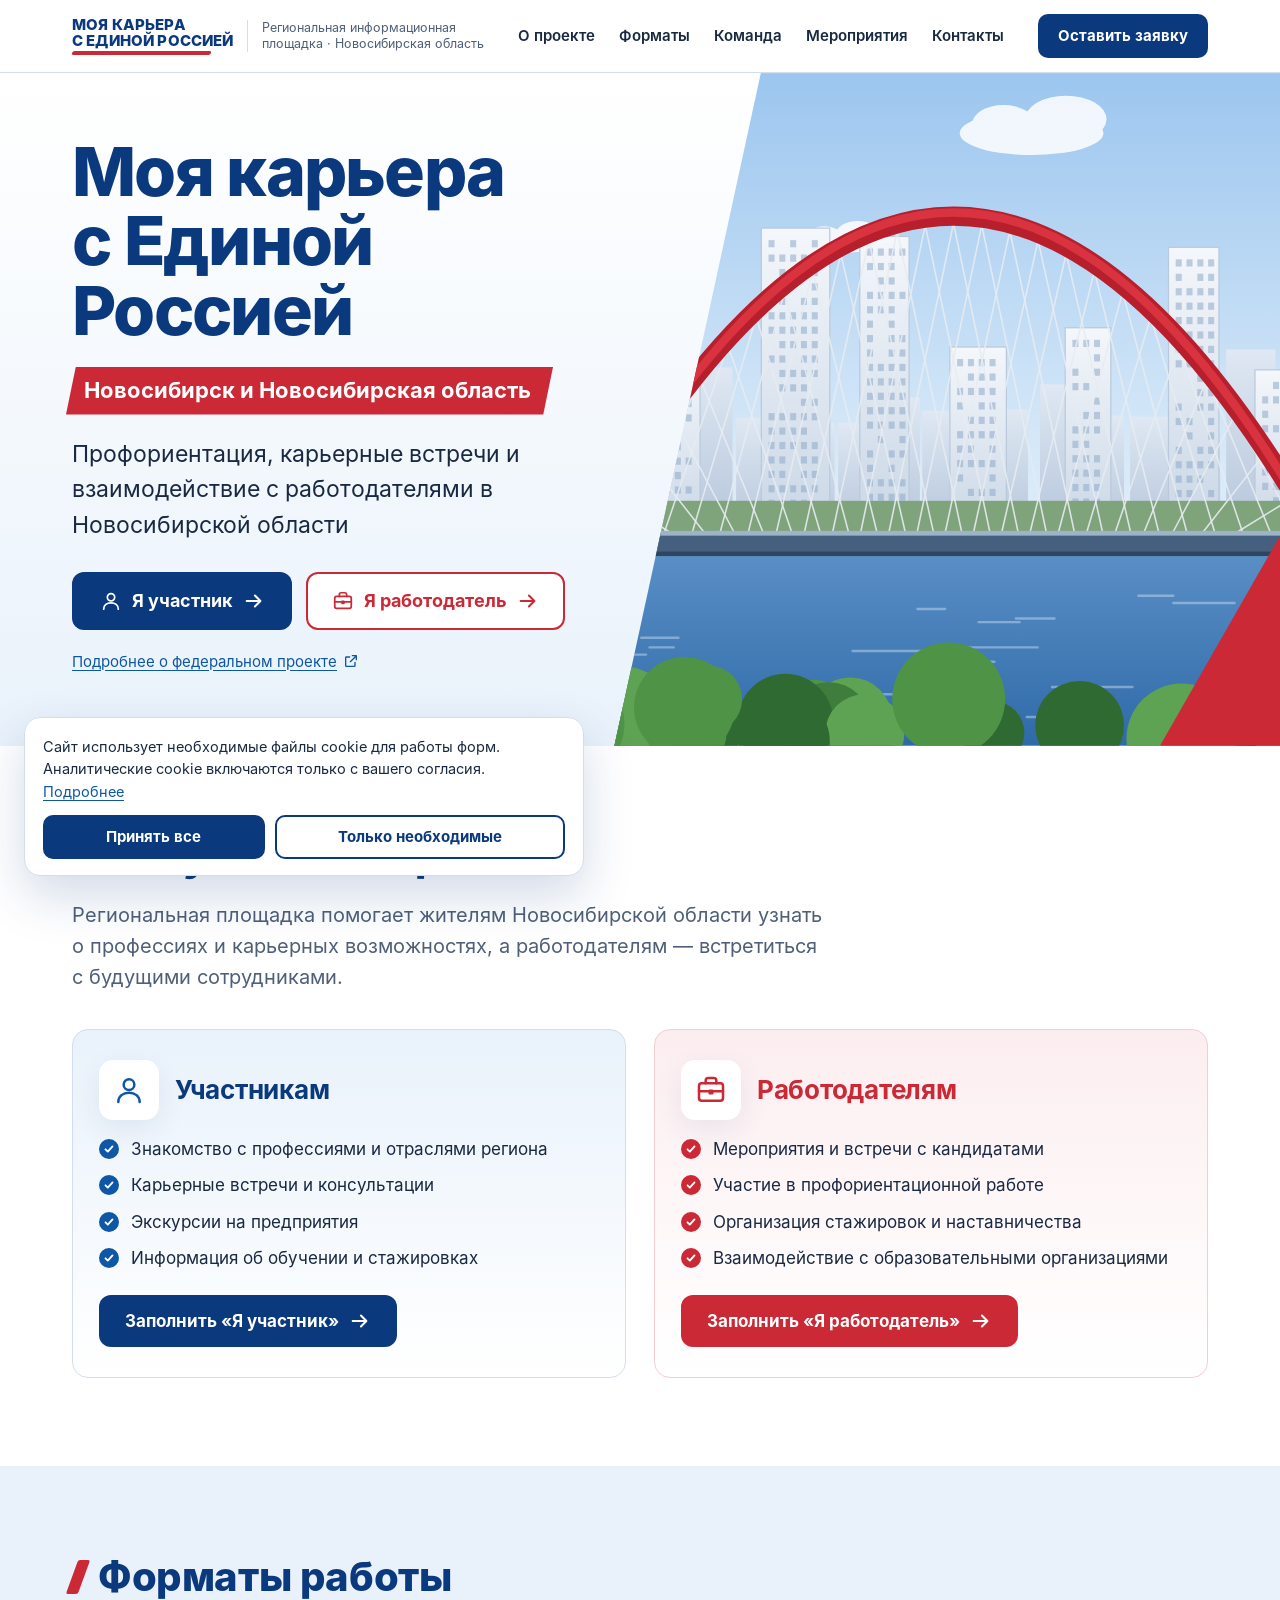
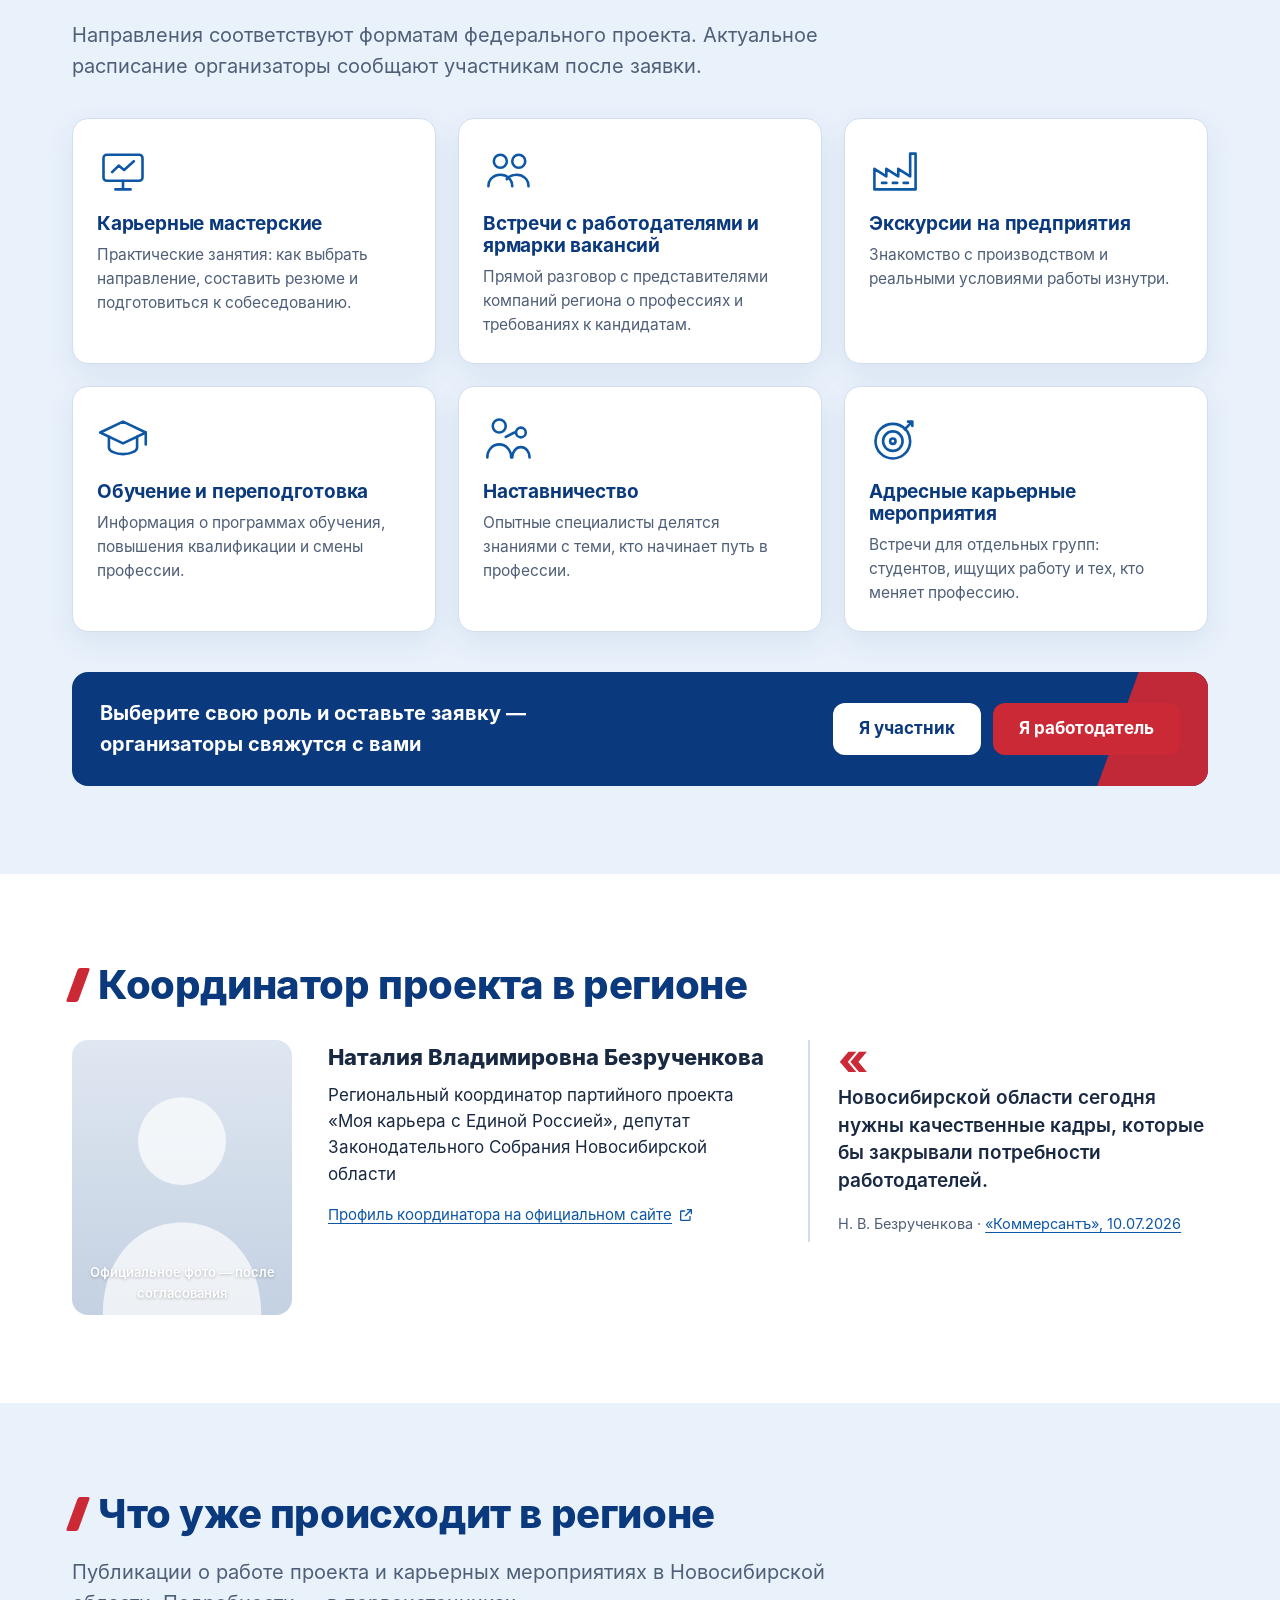
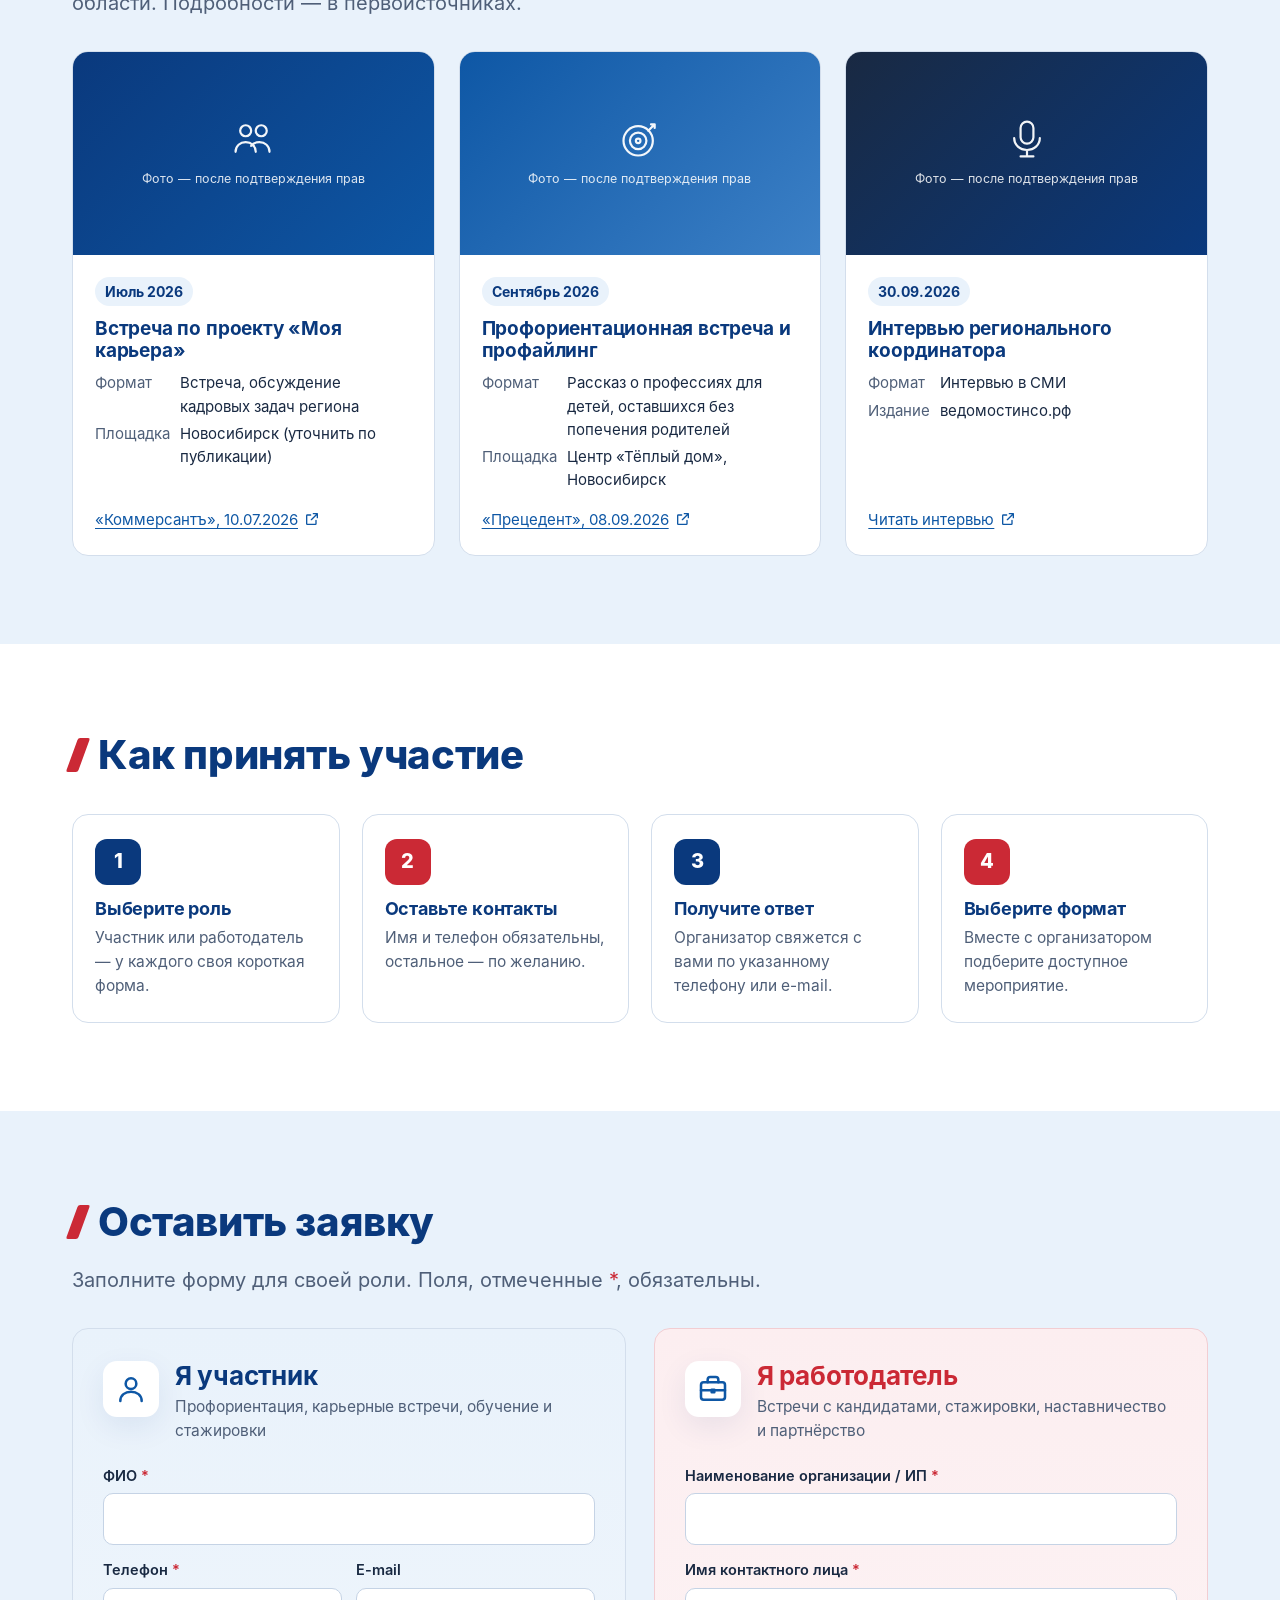
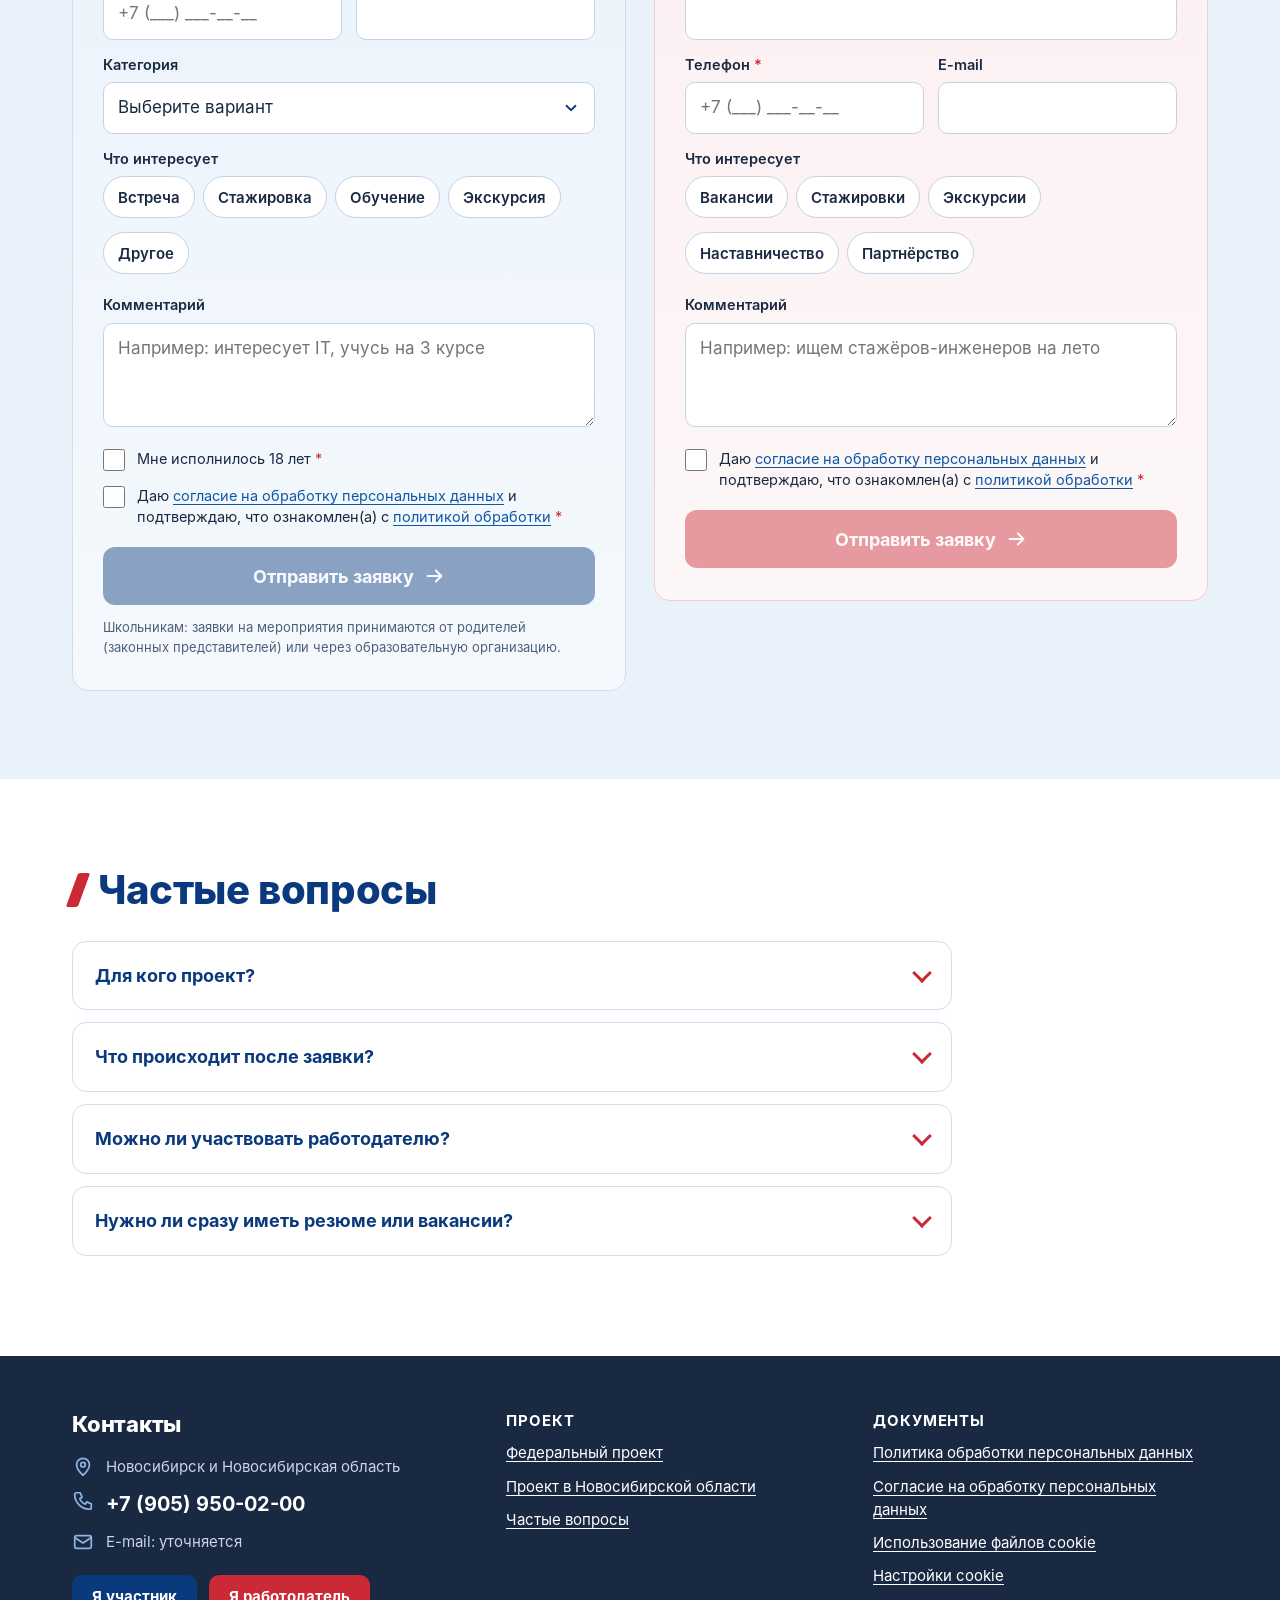
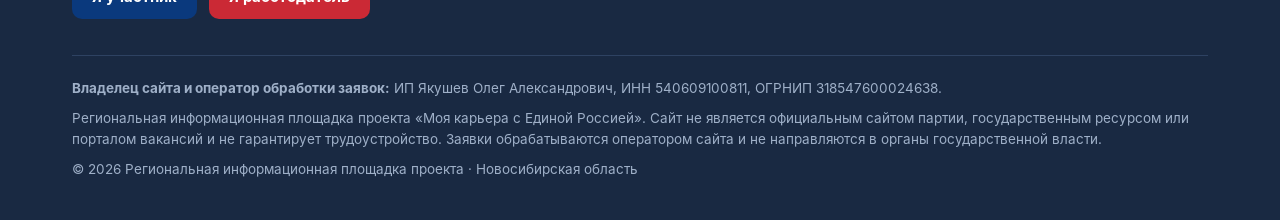
<file: index.html>
<!DOCTYPE html>
<html lang="ru">
<head>
<meta charset="utf-8">
<meta name="viewport" content="width=device-width, initial-scale=1, viewport-fit=cover">
<title>Моя карьера с Единой Россией — Новосибирская область</title>
<meta name="description" content="Региональная информационная площадка проекта «Моя карьера с Единой Россией» в Новосибирске и Новосибирской области: профориентация, карьерные встречи, экскурсии на предприятия и взаимодействие с работодателями. Оставьте заявку участника или работодателя.">
<!-- ЗАМЕНИТЬ example.ru на рабочий домен (здесь, в sitemap.xml и robots.txt) -->
<link rel="canonical" href="https://example.ru/">
<meta name="theme-color" content="#0A397D">
<meta property="og:type" content="website">
<meta property="og:locale" content="ru_RU">
<meta property="og:title" content="Моя карьера с Единой Россией — Новосибирская область">
<meta property="og:description" content="Профориентация, карьерные встречи и взаимодействие с работодателями в Новосибирской области.">
<meta property="og:url" content="https://example.ru/">
<meta property="og:image" content="https://example.ru/assets/img/og-image.png">
<meta property="og:image:width" content="1200">
<meta property="og:image:height" content="630">
<meta name="twitter:card" content="summary_large_image">
<!-- Временный favicon. Заменить на утверждённый (ТЗ, разд. 7) -->
<link rel="icon" href="favicon.svg" type="image/svg+xml">
<link rel="preload" href="assets/fonts/inter-ExtraBold.woff" as="font" type="font/woff" crossorigin>
<link rel="preload" href="assets/fonts/inter-Regular.woff" as="font" type="font/woff" crossorigin>
<link rel="stylesheet" href="assets/css/style.css">
</head>
<body>

<!-- Набор пиктограмм (собственная отрисовка) -->
<svg width="0" height="0" style="position:absolute" aria-hidden="true">
  <defs>
    <symbol id="i-user" viewBox="0 0 24 24" fill="none" stroke="currentColor" stroke-width="1.9" stroke-linecap="round" stroke-linejoin="round"><circle cx="12" cy="8" r="4"/><path d="M4 21c0-4.4 3.6-7 8-7s8 2.6 8 7"/></symbol>
    <symbol id="i-case" viewBox="0 0 24 24" fill="none" stroke="currentColor" stroke-width="1.9" stroke-linecap="round" stroke-linejoin="round"><rect x="3" y="7" width="18" height="13" rx="2"/><path d="M8 7V5a2 2 0 0 1 2-2h4a2 2 0 0 1 2 2v2M3 13h18M11 12.5h2v2h-2z"/></symbol>
    <symbol id="i-arrow" viewBox="0 0 24 24" fill="none" stroke="currentColor" stroke-width="2.2" stroke-linecap="round" stroke-linejoin="round"><path d="M4 12h15M13 6l6 6-6 6"/></symbol>
    <symbol id="i-ext" viewBox="0 0 24 24" fill="none" stroke="currentColor" stroke-width="2" stroke-linecap="round" stroke-linejoin="round"><path d="M14 4h6v6M20 4l-9 9M18 14v5a1 1 0 0 1-1 1H5a1 1 0 0 1-1-1V7a1 1 0 0 1 1-1h5"/></symbol>
    <symbol id="i-workshop" viewBox="0 0 48 48" fill="none" stroke="currentColor" stroke-width="2.4" stroke-linecap="round" stroke-linejoin="round"><rect x="6" y="9" width="36" height="24" rx="3"/><path d="M17 41h14M24 33v8M14 25l6-6 5 4 9-8"/></symbol>
    <symbol id="i-meet" viewBox="0 0 48 48" fill="none" stroke="currentColor" stroke-width="2.4" stroke-linecap="round" stroke-linejoin="round"><circle cx="16" cy="15" r="6"/><circle cx="33" cy="15" r="6"/><path d="M5 38c0-6.5 5-10.5 11-10.5S27 31.5 27 38M22 31.5c2-2.6 5.3-4 9-4 6 0 11 4 11 10.5"/></symbol>
    <symbol id="i-factory" viewBox="0 0 48 48" fill="none" stroke="currentColor" stroke-width="2.4" stroke-linecap="round" stroke-linejoin="round"><path d="M5 41V22l11 7v-7l11 7v-7l11 7V8h5v33z"/><path d="M12 35h4M22 35h4M32 35h4"/></symbol>
    <symbol id="i-study" viewBox="0 0 48 48" fill="none" stroke="currentColor" stroke-width="2.4" stroke-linecap="round" stroke-linejoin="round"><path d="M3 18l21-10 21 10-21 10z"/><path d="M11 22v10c0 3 6 6 13 6s13-3 13-6V22M45 18v11"/></symbol>
    <symbol id="i-mentor" viewBox="0 0 48 48" fill="none" stroke="currentColor" stroke-width="2.4" stroke-linecap="round" stroke-linejoin="round"><circle cx="15" cy="12" r="6"/><circle cx="35" cy="18" r="4.5"/><path d="M4 41c0-7 5-12 11-12s11 5 11 12M27 41c0-5.5 3.6-9.5 8-9.5s8 4 8 9.5M21 22l8-4"/></symbol>
    <symbol id="i-target" viewBox="0 0 48 48" fill="none" stroke="currentColor" stroke-width="2.4" stroke-linecap="round" stroke-linejoin="round"><circle cx="22" cy="26" r="16"/><circle cx="22" cy="26" r="9"/><circle cx="22" cy="26" r="2.5"/><path d="M33 15l7-7M36 8h4v4"/></symbol>
    <symbol id="i-cal" viewBox="0 0 48 48" fill="none" stroke="currentColor" stroke-width="2.4" stroke-linecap="round" stroke-linejoin="round"><rect x="6" y="9" width="36" height="32" rx="4"/><path d="M6 19h36M16 5v8M32 5v8M14 27h4M22 27h4M30 27h4M14 34h4M22 34h4"/></symbol>
    <symbol id="i-mic" viewBox="0 0 48 48" fill="none" stroke="currentColor" stroke-width="2.4" stroke-linecap="round" stroke-linejoin="round"><rect x="17" y="5" width="14" height="24" rx="7"/><path d="M10 23c0 7.7 6.3 13 14 13s14-5.3 14-13M24 36v7M17 43h14"/></symbol>
    <symbol id="i-pin" viewBox="0 0 24 24" fill="none" stroke="currentColor" stroke-width="1.9" stroke-linecap="round" stroke-linejoin="round"><path d="M12 21s-7-6.2-7-11.5A7 7 0 0 1 19 9.5C19 14.8 12 21 12 21z"/><circle cx="12" cy="9.5" r="2.5"/></symbol>
    <symbol id="i-phone" viewBox="0 0 24 24" fill="none" stroke="currentColor" stroke-width="1.9" stroke-linecap="round" stroke-linejoin="round"><path d="M5 3h4l2 5-2.5 1.5a11 11 0 0 0 6 6L16 13l5 2v4a2 2 0 0 1-2 2A16 16 0 0 1 3 5a2 2 0 0 1 2-2"/></symbol>
    <symbol id="i-mail" viewBox="0 0 24 24" fill="none" stroke="currentColor" stroke-width="1.9" stroke-linecap="round" stroke-linejoin="round"><rect x="3" y="5" width="18" height="14" rx="2"/><path d="M3 7l9 6 9-6"/></symbol>
    <symbol id="i-doc" viewBox="0 0 24 24" fill="none" stroke="currentColor" stroke-width="1.9" stroke-linecap="round" stroke-linejoin="round"><path d="M14 3H6a1 1 0 0 0-1 1v16a1 1 0 0 0 1 1h12a1 1 0 0 0 1-1V8z"/><path d="M14 3v5h5M8.5 13h7M8.5 17h5"/></symbol>
    <symbol id="i-check" viewBox="0 0 24 24" fill="none" stroke="currentColor" stroke-width="2.6" stroke-linecap="round" stroke-linejoin="round"><path d="M5 12.5l4.5 4.5L19 7.5"/></symbol>
  </defs>
</svg>

<a class="skip" href="#main">Перейти к содержанию</a>

<!-- ============ ШАПКА ============ -->
<header class="site-header">
  <div class="wrap header-row">
    <!-- Временное текстовое название. Заменить на согласованный логотип проекта (SVG) после получения разрешения -->
    <a class="brand" href="#top" aria-label="Моя карьера с Единой Россией — на главную">
      <span class="brand-name">Моя карьера<br>с Единой Россией</span>
      <span class="brand-region">Региональная информационная<br>площадка · Новосибирская область</span>
    </a>
    <nav class="nav" aria-label="Основная навигация">
      <a href="#about">О проекте</a>
      <a href="#formats">Форматы</a>
      <a href="#team">Команда</a>
      <a href="#events">Мероприятия</a>
      <a href="#contacts">Контакты</a>
    </nav>
    <a class="btn btn-primary btn-sm header-cta" href="#apply">Оставить заявку</a>
    <button class="burger" type="button" aria-expanded="false" aria-controls="mobile-menu" aria-label="Открыть меню">
      <svg viewBox="0 0 24 24" fill="none" stroke="currentColor" stroke-width="2.2" stroke-linecap="round"><path class="b-open" d="M4 7h16M4 12h16M4 17h16"/></svg>
    </button>
  </div>
  <div class="mobile-menu" id="mobile-menu">
    <div class="wrap">
      <a class="mm-link" href="#about">О проекте</a>
      <a class="mm-link" href="#formats">Форматы</a>
      <a class="mm-link" href="#team">Команда</a>
      <a class="mm-link" href="#events">Мероприятия</a>
      <a class="mm-link" href="#contacts">Контакты</a>
      <div class="mm-cta">
        <a class="btn btn-primary" href="#participants"><svg aria-hidden="true"><use href="#i-user"/></svg>Я участник</a>
        <a class="btn btn-outline-red" href="#employers"><svg aria-hidden="true"><use href="#i-case"/></svg>Я работодатель</a>
      </div>
    </div>
  </div>
</header>

<main id="main">

<!-- ============ ПЕРВЫЙ ЭКРАН ============ -->
<section class="hero" id="top" aria-labelledby="hero-title">
  <div class="wrap hero-grid">
    <div class="hero-text">
      <h1 id="hero-title">Моя карьера<br>с Единой Россией</h1>
      <div class="region-ribbon">Новосибирск и Новосибирская область</div>
      <p class="subtitle">Профориентация, карьерные встречи и взаимодействие с работодателями в Новосибирской области</p>
      <div class="hero-ctas">
        <a class="btn btn-primary" href="#participants"><svg aria-hidden="true"><use href="#i-user"/></svg>Я участник<svg aria-hidden="true"><use href="#i-arrow"/></svg></a>
        <a class="btn btn-outline-red" href="#employers"><svg aria-hidden="true"><use href="#i-case"/></svg>Я работодатель<svg aria-hidden="true"><use href="#i-arrow"/></svg></a>
      </div>
      <a class="hero-more" href="https://proekty.er.ru/projects/moya-karera-s-edinoi-rossiei" target="_blank" rel="noopener" data-official>Подробнее о федеральном проекте<svg width="16" height="16" aria-hidden="true"><use href="#i-ext"/></svg></a>
    </div>
    <!-- Концептуальная иллюстрация. Заменить на лицензированное/собственное фото Бугринского моста или кадр регионального мероприятия (WebP/AVIF) -->
    <div class="hero-media">
      <img src="assets/img/hero-bridge.svg" width="900" height="560" alt="Иллюстрация: красный арочный мост через Обь на фоне жилых кварталов Новосибирска" fetchpriority="high">
    </div>
  </div>
</section>

<!-- ============ КОМУ ПОЛЕЗЕН ПРОЕКТ ============ -->
<section class="section" id="about" aria-labelledby="about-title">
  <div class="wrap">
    <h2 class="eyebrow" id="about-title">Кому полезен проект</h2>
    <p class="lead">Региональная площадка помогает жителям Новосибирской области узнать о профессиях и карьерных возможностях, а работодателям — встретиться с будущими сотрудниками.</p>
    <div class="audience">
      <article class="aud-card">
        <div class="aud-head">
          <div class="aud-ico"><svg aria-hidden="true"><use href="#i-user"/></svg></div>
          <h3>Участникам</h3>
        </div>
        <ul class="checklist">
          <li>Знакомство с профессиями и отраслями региона</li>
          <li>Карьерные встречи и консультации</li>
          <li>Экскурсии на предприятия</li>
          <li>Информация об обучении и стажировках</li>
        </ul>
        <a class="btn btn-primary" href="#participants">Заполнить «Я участник»<svg aria-hidden="true"><use href="#i-arrow"/></svg></a>
      </article>
      <article class="aud-card emp">
        <div class="aud-head">
          <div class="aud-ico"><svg aria-hidden="true"><use href="#i-case"/></svg></div>
          <h3>Работодателям</h3>
        </div>
        <ul class="checklist">
          <li>Мероприятия и встречи с кандидатами</li>
          <li>Участие в профориентационной работе</li>
          <li>Организация стажировок и наставничества</li>
          <li>Взаимодействие с образовательными организациями</li>
        </ul>
        <a class="btn btn-red" href="#employers">Заполнить «Я работодатель»<svg aria-hidden="true"><use href="#i-arrow"/></svg></a>
      </article>
    </div>
  </div>
</section>

<!-- ============ ФОРМАТЫ РАБОТЫ ============ -->
<!-- Оставить только форматы, которые региональная команда действительно готова проводить -->
<section class="section section-alt" id="formats" aria-labelledby="formats-title">
  <div class="wrap">
    <h2 class="eyebrow" id="formats-title">Форматы работы</h2>
    <p class="lead">Направления соответствуют форматам федерального проекта. Актуальное расписание организаторы сообщают участникам после заявки.</p>
    <div class="formats">
      <article class="fmt">
        <svg class="fmt-ico" aria-hidden="true"><use href="#i-workshop"/></svg>
        <h3>Карьерные мастерские</h3>
        <p>Практические занятия: как выбрать направление, составить резюме и подготовиться к собеседованию.</p>
      </article>
      <article class="fmt">
        <svg class="fmt-ico" aria-hidden="true"><use href="#i-meet"/></svg>
        <h3>Встречи с работодателями и ярмарки вакансий</h3>
        <p>Прямой разговор с представителями компаний региона о профессиях и требованиях к кандидатам.</p>
      </article>
      <article class="fmt">
        <svg class="fmt-ico" aria-hidden="true"><use href="#i-factory"/></svg>
        <h3>Экскурсии на предприятия</h3>
        <p>Знакомство с производством и реальными условиями работы изнутри.</p>
      </article>
      <article class="fmt">
        <svg class="fmt-ico" aria-hidden="true"><use href="#i-study"/></svg>
        <h3>Обучение и переподготовка</h3>
        <p>Информация о программах обучения, повышения квалификации и смены профессии.</p>
      </article>
      <article class="fmt">
        <svg class="fmt-ico" aria-hidden="true"><use href="#i-mentor"/></svg>
        <h3>Наставничество</h3>
        <p>Опытные специалисты делятся знаниями с теми, кто начинает путь в профессии.</p>
      </article>
      <article class="fmt">
        <svg class="fmt-ico" aria-hidden="true"><use href="#i-target"/></svg>
        <h3>Адресные карьерные мероприятия</h3>
        <p>Встречи для отдельных групп: студентов, ищущих работу и тех, кто меняет профессию.</p>
      </article>
    </div>

    <div class="cta-band">
      <p>Выберите свою роль и оставьте заявку — организаторы свяжутся с вами</p>
      <div class="btns">
        <a class="btn btn-primary" href="#participants">Я участник</a>
        <a class="btn btn-red" href="#employers">Я работодатель</a>
      </div>
    </div>
  </div>
</section>

<!-- ============ КООРДИНАТОР ============ -->
<!-- До публикации согласовать с Н. В. Безрученковой: текст подписи, должности на дату публикации, портрет и цитату -->
<section class="section" id="team" aria-labelledby="team-title">
  <div class="wrap">
    <h2 class="eyebrow" id="team-title">Координатор проекта в регионе</h2>
    <div class="coord">
      <!-- Заглушка: заменить на разрешённый официальный портрет (вертикальный кроп 4:5, ≥1200 px) -->
      <div class="portrait" role="img" aria-label="Место для официального портрета координатора">
        <svg viewBox="0 0 200 250" aria-hidden="true"><circle cx="100" cy="92" r="40" fill="#fff" opacity=".7"/><path d="M28 250c0-52 32-84 72-84s72 32 72 84z" fill="#fff" opacity=".7"/></svg>
        <span>Официальное фото — после согласования</span>
      </div>
      <div>
        <p class="coord-name">Наталия Владимировна Безрученкова</p>
        <p class="coord-role">Региональный координатор партийного проекта «Моя карьера с Единой Россией», депутат Законодательного Собрания Новосибирской области</p>
        <a class="small-link" href="https://novosibirsk.er.ru/person/c393ae50-9aa0-482f-9253-71a6b749e57c" target="_blank" rel="noopener" data-official>Профиль координатора на официальном сайте<svg aria-hidden="true"><use href="#i-ext"/></svg></a>
      </div>
      <blockquote class="quote" cite="https://www.kommersant.ru/doc/8800201">
        <span class="quote-mark" aria-hidden="true">«</span>
        <p>Новосибирской области сегодня нужны качественные кадры, которые бы закрывали потребности работодателей.</p>
        <footer>Н. В. Безрученкова · <cite><a href="https://www.kommersant.ru/doc/8800201" target="_blank" rel="noopener" data-official>«Коммерсантъ», 10.07.2026</a></cite></footer>
      </blockquote>
    </div>
  </div>
</section>

<!-- ============ ЧТО УЖЕ ПРОИСХОДИТ ============ -->
<!-- Фото не размещены: права не подтверждены. После получения разрешений заменить .event-media на <img loading="lazy" ...> с автором снимка -->
<section class="section section-alt" id="events" aria-labelledby="events-title">
  <div class="wrap">
    <h2 class="eyebrow" id="events-title">Что уже происходит в регионе</h2>
    <p class="lead">Публикации о работе проекта и карьерных мероприятиях в Новосибирской области. Подробности — в первоисточниках.</p>
    <div class="events">
      <article class="event">
        <div class="event-media"><div><svg aria-hidden="true"><use href="#i-meet"/></svg><small>Фото — после подтверждения прав</small></div></div>
        <div class="event-body">
          <span class="event-date">Июль 2026</span>
          <h3>Встреча по проекту «Моя карьера»</h3>
          <dl>
            <dt>Формат</dt><dd>Встреча, обсуждение кадровых задач региона</dd>
            <dt>Площадка</dt><dd>Новосибирск (уточнить по публикации)</dd>
          </dl>
          <a class="small-link" href="https://www.kommersant.ru/doc/8800201" target="_blank" rel="noopener" data-official>«Коммерсантъ», 10.07.2026<svg aria-hidden="true"><use href="#i-ext"/></svg></a>
        </div>
      </article>
      <article class="event">
        <div class="event-media"><div><svg aria-hidden="true"><use href="#i-target"/></svg><small>Фото — после подтверждения прав</small></div></div>
        <div class="event-body">
          <span class="event-date">Сентябрь 2026</span>
          <h3>Профориентационная встреча и профайлинг</h3>
          <dl>
            <dt>Формат</dt><dd>Рассказ о профессиях для детей, оставшихся без попечения родителей</dd>
            <dt>Площадка</dt><dd>Центр «Тёплый дом», Новосибирск</dd>
          </dl>
          <a class="small-link" href="https://precedent.tv/v-novosibirske-detyam-ostavshimsya-bez-popecheniya-roditelej-rasskazali-o-professiyah" target="_blank" rel="noopener" data-official>«Прецедент», 08.09.2026<svg aria-hidden="true"><use href="#i-ext"/></svg></a>
        </div>
      </article>
      <article class="event">
        <div class="event-media"><div><svg aria-hidden="true"><use href="#i-mic"/></svg><small>Фото — после подтверждения прав</small></div></div>
        <div class="event-body">
          <span class="event-date">30.09.2026</span>
          <h3>Интервью регионального координатора</h3>
          <dl>
            <dt>Формат</dt><dd>Интервью в СМИ</dd>
            <dt>Издание</dt><dd>ведомостинсо.рф</dd>
          </dl>
          <a class="small-link" href="https://xn--b1aecnthebc1acj.xn--p1ai/30092026-aiming-for-experience" target="_blank" rel="noopener" data-official>Читать интервью<svg aria-hidden="true"><use href="#i-ext"/></svg></a>
        </div>
      </article>
    </div>
  </div>
</section>

<!-- ============ КАК ПРИНЯТЬ УЧАСТИЕ ============ -->
<section class="section" id="how" aria-labelledby="how-title">
  <div class="wrap">
    <h2 class="eyebrow" id="how-title">Как принять участие</h2>
    <ol class="steps">
      <li><h3>Выберите роль</h3><p>Участник или работодатель — у каждого своя короткая форма.</p></li>
      <li><h3>Оставьте контакты</h3><p>Имя и телефон обязательны, остальное — по желанию.</p></li>
      <li><h3>Получите ответ</h3><p>Организатор свяжется с вами по указанному телефону или e-mail.</p></li>
      <li><h3>Выберите формат</h3><p>Вместе с организатором подберите доступное мероприятие.</p></li>
    </ol>
  </div>
</section>

<!-- ============ ЗАЯВКИ ============ -->
<section class="section section-alt" id="apply" aria-labelledby="apply-title">
  <div class="wrap">
    <h2 class="eyebrow" id="apply-title">Оставить заявку</h2>
    <p class="lead">Заполните форму для своей роли. Поля, отмеченные <span class="req">*</span>, обязательны.</p>

    <div class="forms">
      <!-- Форма «Я участник» -->
      <form class="form-card" id="participants" data-form="participant" action="send.php" method="post" novalidate>
        <div class="form-head">
          <div class="aud-ico"><svg aria-hidden="true"><use href="#i-user"/></svg></div>
          <div><h3>Я участник</h3><p>Профориентация, карьерные встречи, обучение и стажировки</p></div>
        </div>

        <div class="field">
          <label for="p-name">ФИО <span class="req">*</span></label>
          <input class="input" id="p-name" name="name" type="text" autocomplete="name" maxlength="150" required>
          <div class="err">Укажите фамилию, имя и отчество (при наличии)</div>
        </div>
        <div class="row2">
          <div class="field">
            <label for="p-phone">Телефон <span class="req">*</span></label>
            <input class="input" id="p-phone" name="phone" type="tel" inputmode="tel" autocomplete="tel" placeholder="+7 (___) ___-__-__" data-phone required>
            <div class="err">Введите номер в формате +7 (999) 999-99-99</div>
          </div>
          <div class="field">
            <label for="p-email">E-mail</label>
            <input class="input" id="p-email" name="email" type="email" autocomplete="email" maxlength="120">
            <div class="err">Проверьте адрес электронной почты</div>
          </div>
        </div>
        <div class="field">
          <label for="p-category">Категория</label>
          <select class="select" id="p-category" name="category">
            <option value="">Выберите вариант</option>
            <option value="student">Студент</option>
            <option value="jobseeker">Ищу работу</option>
            <option value="career_change">Меняю профессию</option>
            <option value="other">Другое</option>
          </select>
        </div>
        <div class="field">
          <fieldset class="chips">
            <legend class="label">Что интересует</legend>
            <label class="chip"><input type="checkbox" name="interest[]" value="meeting"><span>Встреча</span></label>
            <label class="chip"><input type="checkbox" name="interest[]" value="internship"><span>Стажировка</span></label>
            <label class="chip"><input type="checkbox" name="interest[]" value="training"><span>Обучение</span></label>
            <label class="chip"><input type="checkbox" name="interest[]" value="excursion"><span>Экскурсия</span></label>
            <label class="chip"><input type="checkbox" name="interest[]" value="other"><span>Другое</span></label>
          </fieldset>
        </div>
        <div class="field">
          <label for="p-comment">Комментарий</label>
          <textarea class="textarea" id="p-comment" name="comment" maxlength="1000" placeholder="Например: интересует IT, учусь на 3 курсе"></textarea>
        </div>

        <label class="check" data-req><input type="checkbox" name="adult" value="1" required><span>Мне исполнилось 18 лет <span class="req">*</span></span></label>
        <label class="check" data-req><input type="checkbox" name="consent" value="1" required><span>Даю <a href="consent.html" target="_blank">согласие на обработку персональных данных</a> и подтверждаю, что ознакомлен(а) с <a href="privacy.html" target="_blank">политикой обработки</a> <span class="req">*</span></span></label>

        <!-- Служебные поля -->
        <input type="hidden" name="form_type" value="participant">
        <div class="hp" aria-hidden="true"><label>Сайт<input type="text" name="website" tabindex="-1" autocomplete="off"></label></div>

        <button class="btn btn-primary form-submit" type="submit" disabled>Отправить заявку<svg aria-hidden="true"><use href="#i-arrow"/></svg></button>
        <div class="form-alert" role="alert"></div>
        <p class="form-note">Школьникам: заявки на мероприятия принимаются от родителей (законных представителей) или через образовательную организацию.</p>
      </form>

      <!-- Форма «Я работодатель» -->
      <form class="form-card emp" id="employers" data-form="employer" action="send.php" method="post" novalidate>
        <div class="form-head">
          <div class="aud-ico"><svg aria-hidden="true"><use href="#i-case"/></svg></div>
          <div><h3>Я работодатель</h3><p>Встречи с кандидатами, стажировки, наставничество и партнёрство</p></div>
        </div>

        <div class="field">
          <label for="e-org">Наименование организации / ИП <span class="req">*</span></label>
          <input class="input" id="e-org" name="org" type="text" autocomplete="organization" maxlength="200" required>
          <div class="err">Укажите наименование организации или ИП</div>
        </div>
        <div class="field">
          <label for="e-contact">Имя контактного лица <span class="req">*</span></label>
          <input class="input" id="e-contact" name="contact" type="text" autocomplete="name" maxlength="150" required>
          <div class="err">Укажите, как к вам обращаться</div>
        </div>
        <div class="row2">
          <div class="field">
            <label for="e-phone">Телефон <span class="req">*</span></label>
            <input class="input" id="e-phone" name="phone" type="tel" inputmode="tel" autocomplete="tel" placeholder="+7 (___) ___-__-__" data-phone required>
            <div class="err">Введите номер в формате +7 (999) 999-99-99</div>
          </div>
          <div class="field">
            <label for="e-email">E-mail</label>
            <input class="input" id="e-email" name="email" type="email" autocomplete="email" maxlength="120">
            <div class="err">Проверьте адрес электронной почты</div>
          </div>
        </div>
        <div class="field">
          <fieldset class="chips">
            <legend class="label">Что интересует</legend>
            <label class="chip"><input type="checkbox" name="interest[]" value="vacancies"><span>Вакансии</span></label>
            <label class="chip"><input type="checkbox" name="interest[]" value="internships"><span>Стажировки</span></label>
            <label class="chip"><input type="checkbox" name="interest[]" value="excursions"><span>Экскурсии</span></label>
            <label class="chip"><input type="checkbox" name="interest[]" value="mentoring"><span>Наставничество</span></label>
            <label class="chip"><input type="checkbox" name="interest[]" value="partnership"><span>Партнёрство</span></label>
          </fieldset>
        </div>
        <div class="field">
          <label for="e-comment">Комментарий</label>
          <textarea class="textarea" id="e-comment" name="comment" maxlength="1000" placeholder="Например: ищем стажёров-инженеров на лето"></textarea>
        </div>

        <label class="check" data-req><input type="checkbox" name="consent" value="1" required><span>Даю <a href="consent.html" target="_blank">согласие на обработку персональных данных</a> и подтверждаю, что ознакомлен(а) с <a href="privacy.html" target="_blank">политикой обработки</a> <span class="req">*</span></span></label>

        <input type="hidden" name="form_type" value="employer">
        <div class="hp" aria-hidden="true"><label>Сайт<input type="text" name="website" tabindex="-1" autocomplete="off"></label></div>

        <button class="btn btn-red form-submit" type="submit" disabled>Отправить заявку<svg aria-hidden="true"><use href="#i-arrow"/></svg></button>
        <div class="form-alert" role="alert"></div>
      </form>
    </div>
  </div>
</section>

<!-- ============ FAQ ============ -->
<section class="section" id="faq" aria-labelledby="faq-title">
  <div class="wrap">
    <h2 class="eyebrow" id="faq-title">Частые вопросы</h2>
    <div class="faq">
      <details>
        <summary>Для кого проект?</summary>
        <div class="answer"><p>Для жителей Новосибирска и Новосибирской области, которые выбирают профессию, ищут работу или хотят сменить сферу деятельности, а также для работодателей, которым интересны встречи с кандидатами, стажировки и профориентационная работа.</p></div>
      </details>
      <details>
        <summary>Что происходит после заявки?</summary>
        <div class="answer"><p>Заявка поступает организаторам региональной площадки. Они связываются с вами по указанному телефону или e-mail, уточняют интересы и рассказывают о доступных мероприятиях и форматах. Заявка не является трудоустройством и не гарантирует участие в конкретном мероприятии.</p></div>
      </details>
      <details>
        <summary>Можно ли участвовать работодателю?</summary>
        <div class="answer"><p>Да. Компании и индивидуальные предприниматели могут предложить участие во встречах с кандидатами, ярмарках, экскурсиях, стажировках и наставничестве. Заполните форму «Я работодатель» — организаторы обсудят с вами подходящий формат.</p></div>
      </details>
      <details>
        <summary>Нужно ли сразу иметь резюме или вакансии?</summary>
        <div class="answer"><p>Нет. Участнику достаточно оставить контакты — резюме можно подготовить позже. Работодателю не обязательно иметь открытые вакансии: можно начать с экскурсий, профориентационных встреч или наставничества.</p></div>
      </details>
    </div>
  </div>
</section>

</main>

<!-- ============ ПОДВАЛ ============ -->
<footer class="site-footer" id="contacts">
  <div class="wrap">
    <div class="foot-grid">
      <div>
        <h2>Контакты</h2>
        <ul class="foot-list">
          <li class="contact-line"><svg aria-hidden="true"><use href="#i-pin"/></svg><span>Новосибирск и Новосибирская область</span></li>
          <!-- Статус номера как публичного контакта проекта подтвердить до публикации -->
          <li class="contact-line"><svg aria-hidden="true"><use href="#i-phone"/></svg><a class="contact-big" href="tel:+79059500200">+7 (905) 950-02-00</a></li>
          <!-- После подтверждения корпоративной почты заменить на <a href="mailto:...">...</a> -->
          <li class="contact-line"><svg aria-hidden="true"><use href="#i-mail"/></svg><span>E-mail: уточняется</span></li>
        </ul>
        <div class="foot-cta">
          <a class="btn btn-primary btn-sm" href="#participants">Я участник</a>
          <a class="btn btn-red btn-sm" href="#employers">Я работодатель</a>
        </div>
      </div>
      <div>
        <h3>Проект</h3>
        <ul class="foot-list">
          <li><a href="https://proekty.er.ru/projects/moya-karera-s-edinoi-rossiei" target="_blank" rel="noopener" data-official>Федеральный проект</a></li>
          <li><a href="https://proekty.er.ru/region-projects/moya-karera-s-edinoi-rossiei-55" target="_blank" rel="noopener" data-official>Проект в Новосибирской области</a></li>
          <li><a href="#faq">Частые вопросы</a></li>
        </ul>
      </div>
      <div>
        <h3>Документы</h3>
        <ul class="foot-list">
          <li><a href="privacy.html">Политика обработки персональных данных</a></li>
          <li><a href="consent.html">Согласие на обработку персональных данных</a></li>
          <li><a href="cookies.html">Использование файлов cookie</a></li>
          <li><a href="#" data-cookie-settings>Настройки cookie</a></li>
        </ul>
      </div>
    </div>

    <div class="foot-note">
      <p><strong>Владелец сайта и оператор обработки заявок:</strong> ИП Якушев Олег Александрович, ИНН 540609100811, ОГРНИП 318547600024638.</p>
      <p>Региональная информационная площадка проекта «Моя карьера с Единой Россией». Сайт не является официальным сайтом партии, государственным ресурсом или порталом вакансий и не гарантирует трудоустройство. Заявки обрабатываются оператором сайта и не направляются в органы государственной власти.</p>
      <p>© 2026 Региональная информационная площадка проекта · Новосибирская область</p>
    </div>
  </div>
</footer>

<!-- Мобильная панель с двумя основными CTA -->
<div class="cta-bar" aria-label="Быстрые действия">
  <a class="btn btn-primary" href="#participants">Я участник</a>
  <a class="btn btn-red" href="#employers">Я работодатель</a>
</div>

<!-- Окно успешной отправки -->
<div class="modal" id="success" role="dialog" aria-modal="true" aria-labelledby="success-title" hidden>
  <div class="modal-box">
    <div class="modal-ico"><svg aria-hidden="true"><use href="#i-check"/></svg></div>
    <h2 id="success-title">Заявка отправлена</h2>
    <p>Номер вашего обращения:</p>
    <div class="modal-id" id="success-id">—</div>
    <p>Организатор свяжется с вами по указанным контактам.</p>
    <p class="form-note" id="success-demo" hidden>Демонстрационный режим: сервер не подключён, заявка никуда не отправлена.</p>
    <button class="btn btn-primary" type="button" data-close>Понятно</button>
  </div>
</div>

<!-- Уведомление о cookie -->
<div class="cookie" id="cookie" role="region" aria-label="Уведомление о файлах cookie">
  <p>Сайт использует необходимые файлы cookie для работы форм. Аналитические cookie включаются только с вашего согласия. <a href="cookies.html">Подробнее</a></p>
  <div class="btns">
    <button class="btn btn-primary btn-sm" type="button" data-cookie="all">Принять все</button>
    <button class="btn btn-outline btn-sm" type="button" data-cookie="necessary">Только необходимые</button>
  </div>
</div>

<script src="assets/js/config.js"></script>
<script src="assets/js/main.js" defer></script>
</body>
</html>
</file>
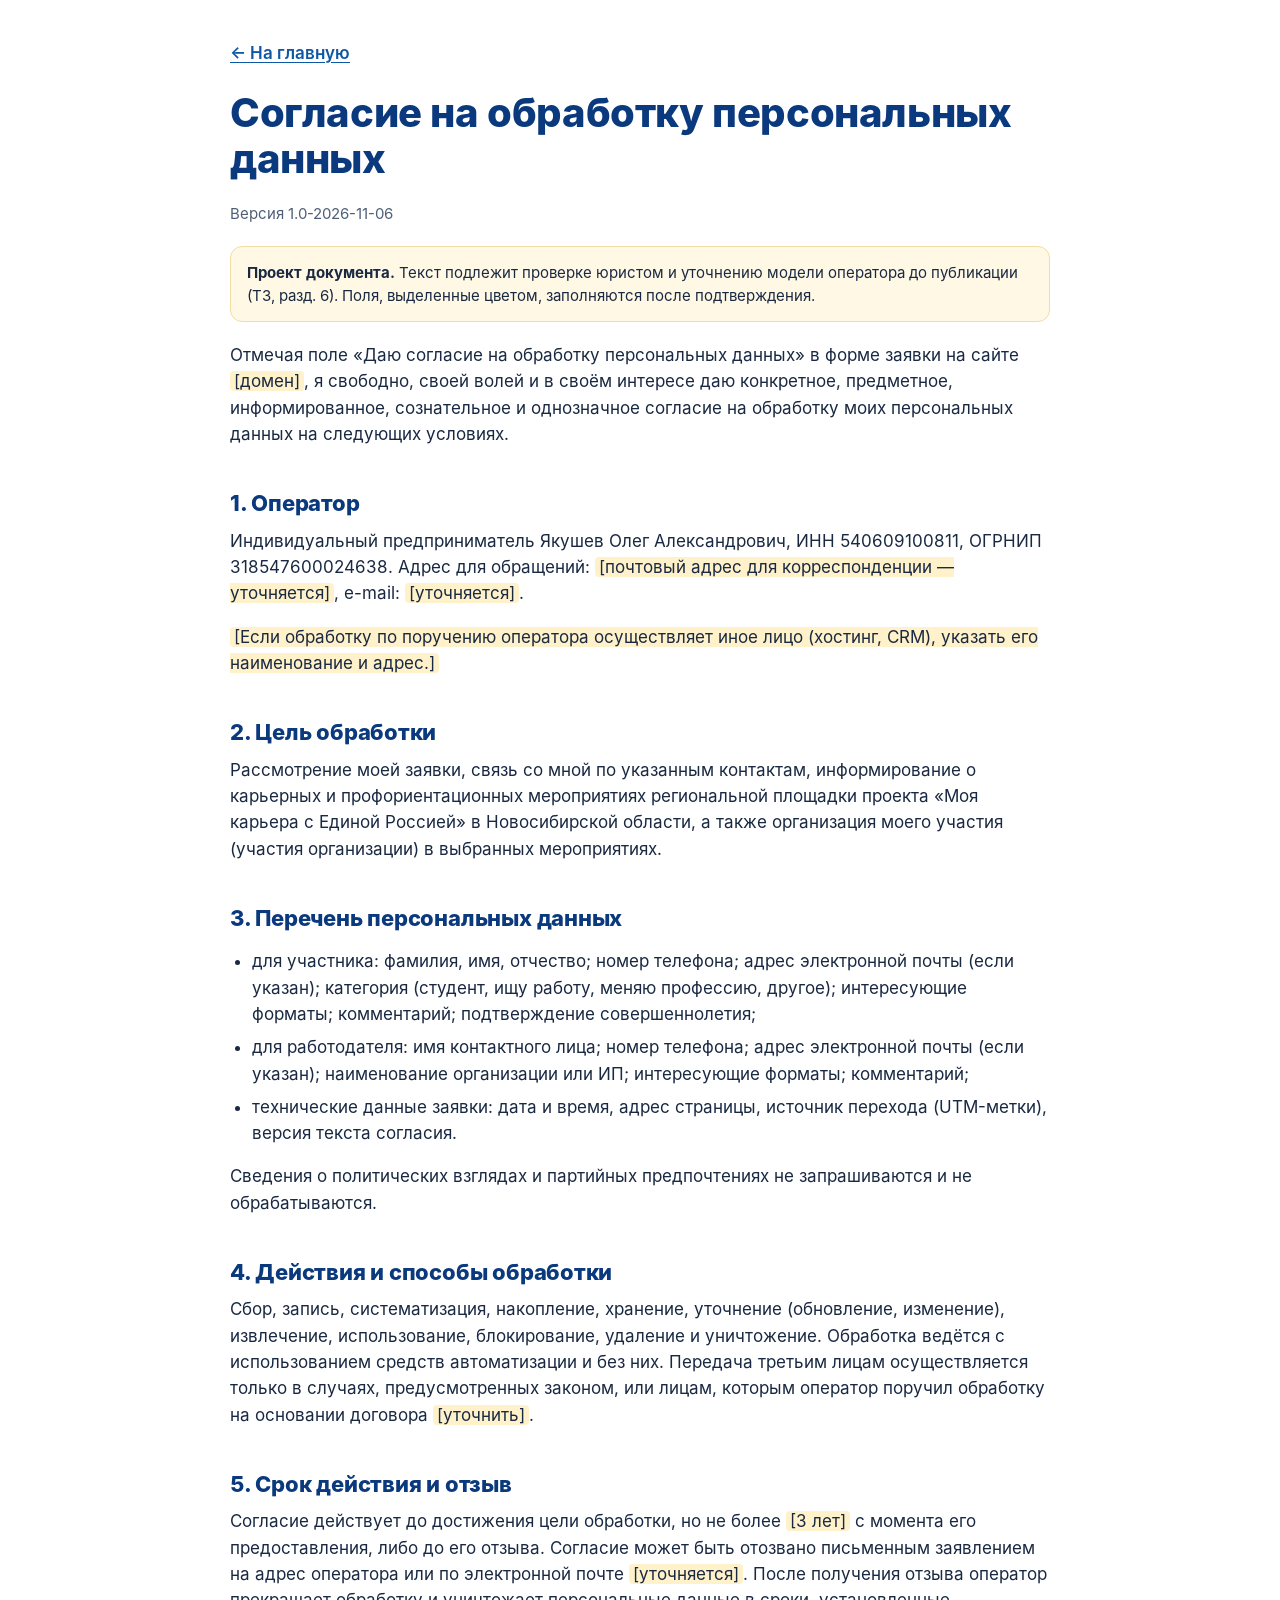
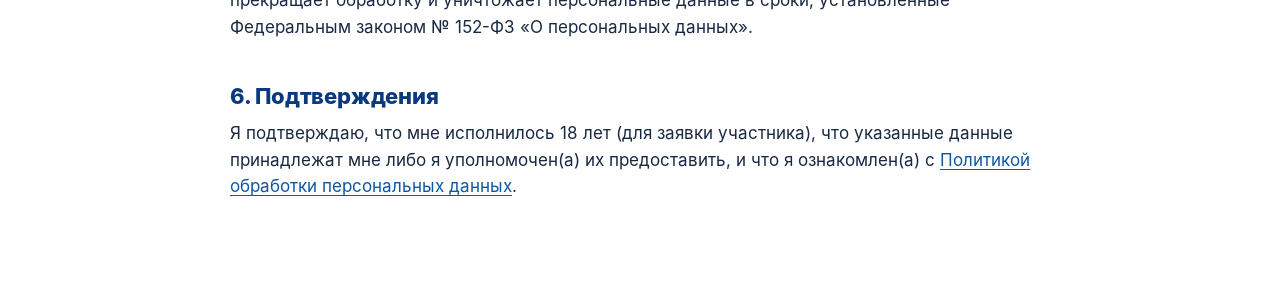
<file: consent.html>
<!DOCTYPE html>
<html lang="ru">
<head>
<meta charset="utf-8">
<meta name="viewport" content="width=device-width, initial-scale=1">
<title>Согласие на обработку персональных данных — Моя карьера, Новосибирская область</title>
<meta name="robots" content="noindex">
<link rel="icon" href="favicon.svg" type="image/svg+xml">
<link rel="stylesheet" href="assets/css/style.css">
</head>
<body>
<main class="doc">
  <a class="back" href="index.html">← На главную</a>
  <h1>Согласие на обработку персональных данных</h1>
  <p class="meta">Версия 1.0-2026-11-06</p>

  <!-- УДАЛИТЬ блок после проверки юристом -->
  <div class="draft"><strong>Проект документа.</strong> Текст подлежит проверке юристом и уточнению модели оператора до публикации (ТЗ, разд. 6). Поля, выделенные цветом, заполняются после подтверждения.</div>

  <p>Отмечая поле «Даю согласие на обработку персональных данных» в форме заявки на сайте <span class="ph">[домен]</span>, я свободно, своей волей и в своём интересе даю конкретное, предметное, информированное, сознательное и однозначное согласие на обработку моих персональных данных на следующих условиях.</p>

  <h2>1. Оператор</h2>
  <p>Индивидуальный предприниматель Якушев Олег Александрович, ИНН 540609100811, ОГРНИП 318547600024638. Адрес для обращений: <span class="ph">[почтовый адрес для корреспонденции — уточняется]</span>, e-mail: <span class="ph">[уточняется]</span>.</p>
  <p><span class="ph">[Если обработку по поручению оператора осуществляет иное лицо (хостинг, CRM), указать его наименование и адрес.]</span></p>

  <h2>2. Цель обработки</h2>
  <p>Рассмотрение моей заявки, связь со мной по указанным контактам, информирование о карьерных и профориентационных мероприятиях региональной площадки проекта «Моя карьера с Единой Россией» в Новосибирской области, а также организация моего участия (участия организации) в выбранных мероприятиях.</p>

  <h2>3. Перечень персональных данных</h2>
  <ul>
    <li>для участника: фамилия, имя, отчество; номер телефона; адрес электронной почты (если указан); категория (студент, ищу работу, меняю профессию, другое); интересующие форматы; комментарий; подтверждение совершеннолетия;</li>
    <li>для работодателя: имя контактного лица; номер телефона; адрес электронной почты (если указан); наименование организации или ИП; интересующие форматы; комментарий;</li>
    <li>технические данные заявки: дата и время, адрес страницы, источник перехода (UTM-метки), версия текста согласия.</li>
  </ul>
  <p>Сведения о политических взглядах и партийных предпочтениях не запрашиваются и не обрабатываются.</p>

  <h2>4. Действия и способы обработки</h2>
  <p>Сбор, запись, систематизация, накопление, хранение, уточнение (обновление, изменение), извлечение, использование, блокирование, удаление и уничтожение. Обработка ведётся с использованием средств автоматизации и без них. Передача третьим лицам осуществляется только в случаях, предусмотренных законом, или лицам, которым оператор поручил обработку на основании договора <span class="ph">[уточнить]</span>.</p>

  <h2>5. Срок действия и отзыв</h2>
  <p>Согласие действует до достижения цели обработки, но не более <span class="ph">[3 лет]</span> с момента его предоставления, либо до его отзыва. Согласие может быть отозвано письменным заявлением на адрес оператора или по электронной почте <span class="ph">[уточняется]</span>. После получения отзыва оператор прекращает обработку и уничтожает персональные данные в сроки, установленные Федеральным законом № 152-ФЗ «О персональных данных».</p>

  <h2>6. Подтверждения</h2>
  <p>Я подтверждаю, что мне исполнилось 18 лет (для заявки участника), что указанные данные принадлежат мне либо я уполномочен(а) их предоставить, и что я ознакомлен(а) с <a href="privacy.html">Политикой обработки персональных данных</a>.</p>
</main>
</body>
</html>
</file>
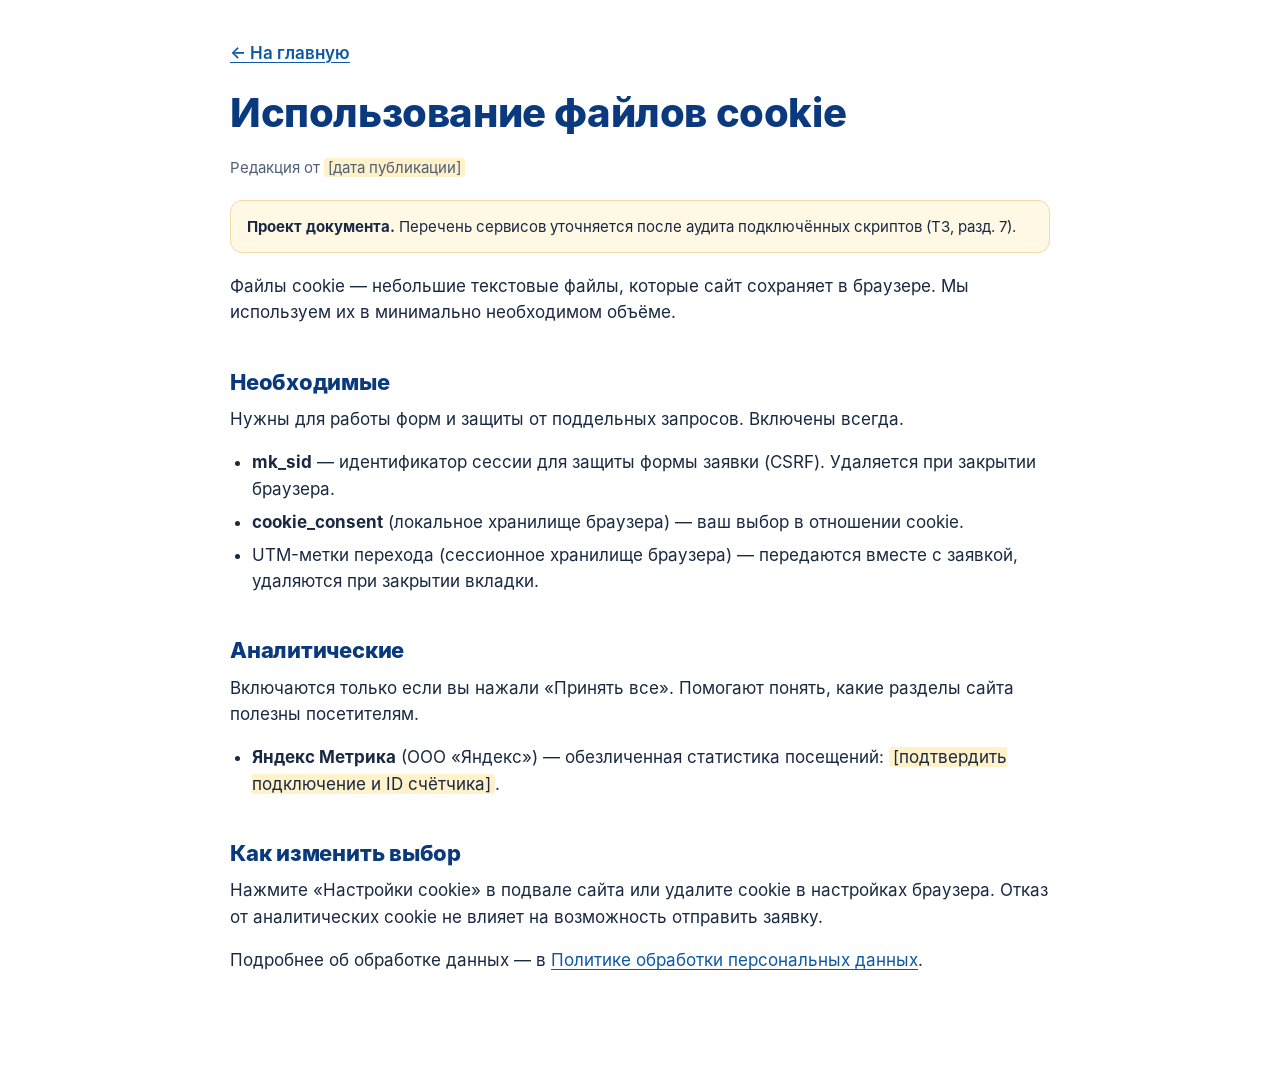
<file: cookies.html>
<!DOCTYPE html>
<html lang="ru">
<head>
<meta charset="utf-8">
<meta name="viewport" content="width=device-width, initial-scale=1">
<title>Использование файлов cookie — Моя карьера, Новосибирская область</title>
<link rel="icon" href="favicon.svg" type="image/svg+xml">
<link rel="stylesheet" href="assets/css/style.css">
</head>
<body>
<main class="doc">
  <a class="back" href="index.html">← На главную</a>
  <h1>Использование файлов cookie</h1>
  <p class="meta">Редакция от <span class="ph">[дата публикации]</span></p>

  <!-- УДАЛИТЬ блок после проверки юристом -->
  <div class="draft"><strong>Проект документа.</strong> Перечень сервисов уточняется после аудита подключённых скриптов (ТЗ, разд. 7).</div>

  <p>Файлы cookie — небольшие текстовые файлы, которые сайт сохраняет в браузере. Мы используем их в минимально необходимом объёме.</p>

  <h2>Необходимые</h2>
  <p>Нужны для работы форм и защиты от поддельных запросов. Включены всегда.</p>
  <ul>
    <li><strong>mk_sid</strong> — идентификатор сессии для защиты формы заявки (CSRF). Удаляется при закрытии браузера.</li>
    <li><strong>cookie_consent</strong> (локальное хранилище браузера) — ваш выбор в отношении cookie.</li>
    <li>UTM-метки перехода (сессионное хранилище браузера) — передаются вместе с заявкой, удаляются при закрытии вкладки.</li>
  </ul>

  <h2>Аналитические</h2>
  <p>Включаются только если вы нажали «Принять все». Помогают понять, какие разделы сайта полезны посетителям.</p>
  <ul>
    <li><strong>Яндекс Метрика</strong> (ООО «Яндекс») — обезличенная статистика посещений: <span class="ph">[подтвердить подключение и ID счётчика]</span>.</li>
  </ul>

  <h2>Как изменить выбор</h2>
  <p>Нажмите «Настройки cookie» в подвале сайта или удалите cookie в настройках браузера. Отказ от аналитических cookie не влияет на возможность отправить заявку.</p>
  <p>Подробнее об обработке данных — в <a href="privacy.html">Политике обработки персональных данных</a>.</p>
</main>
</body>
</html>
</file>
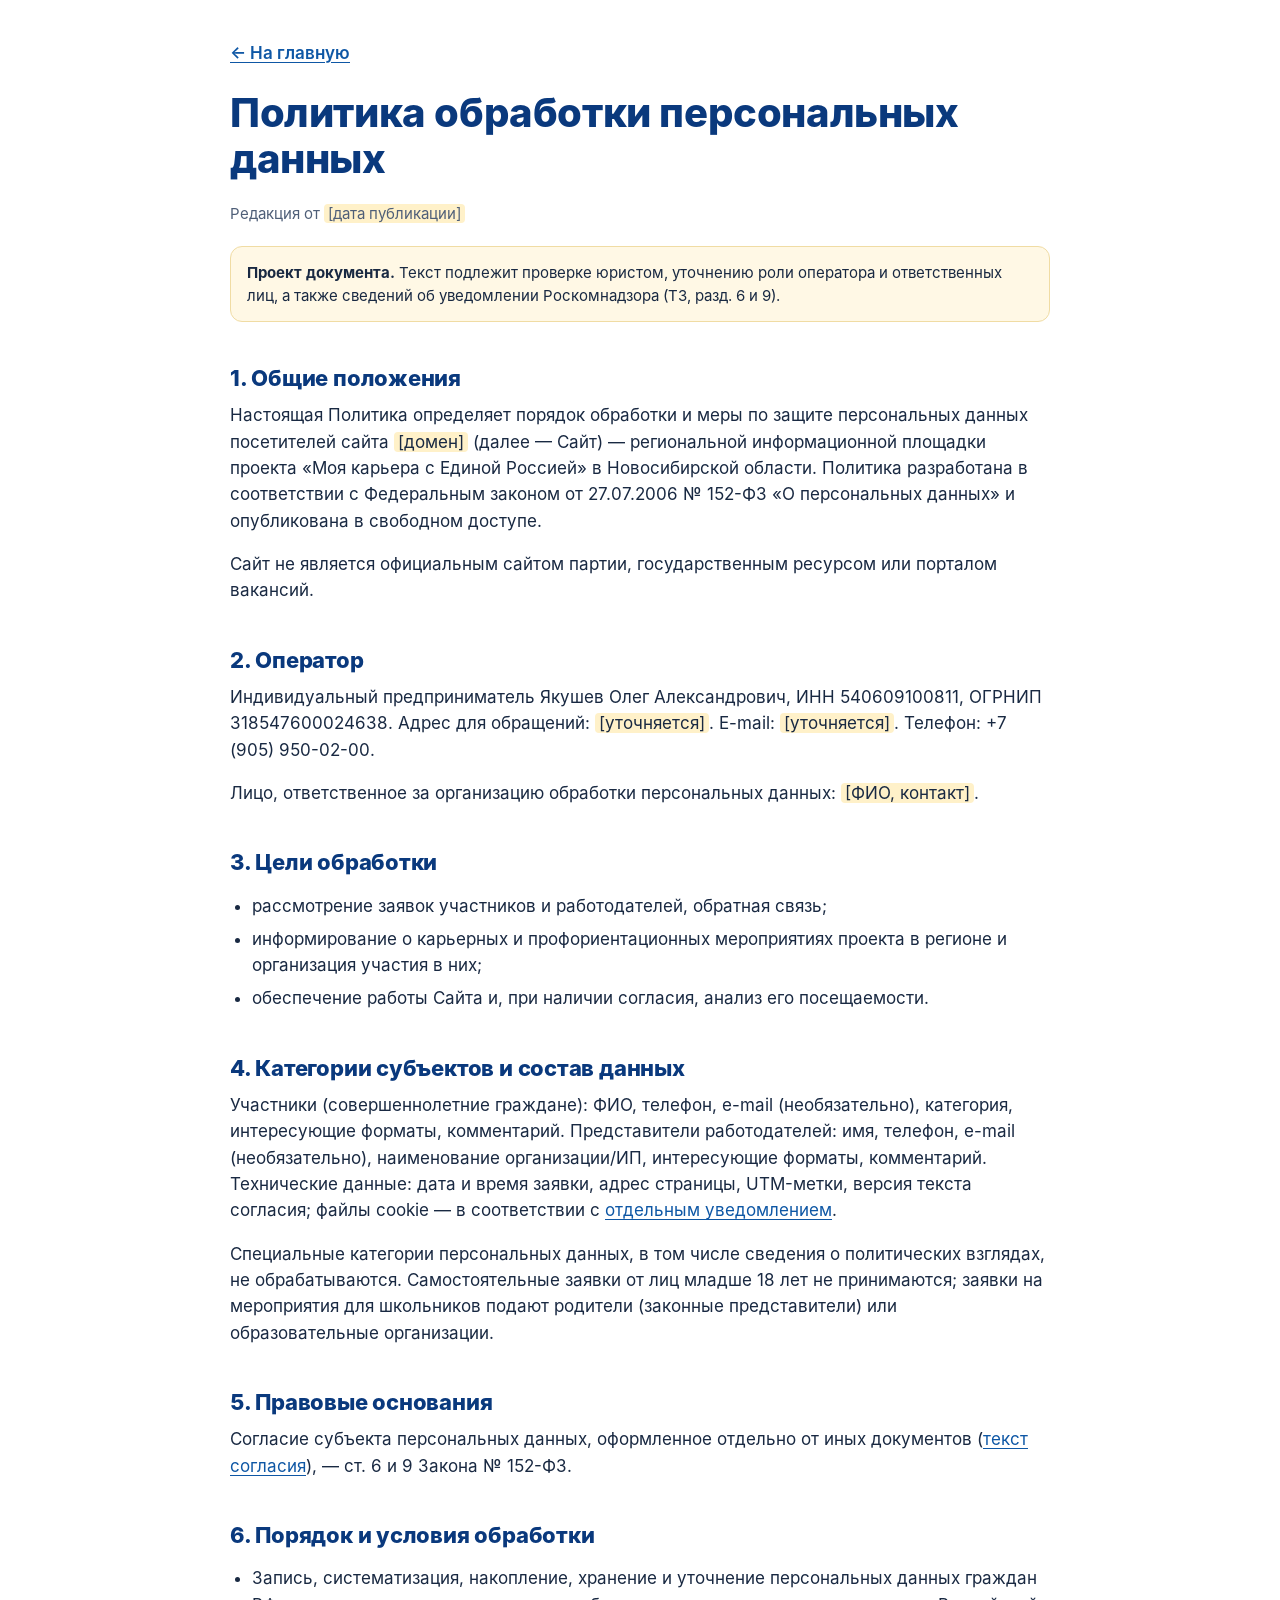
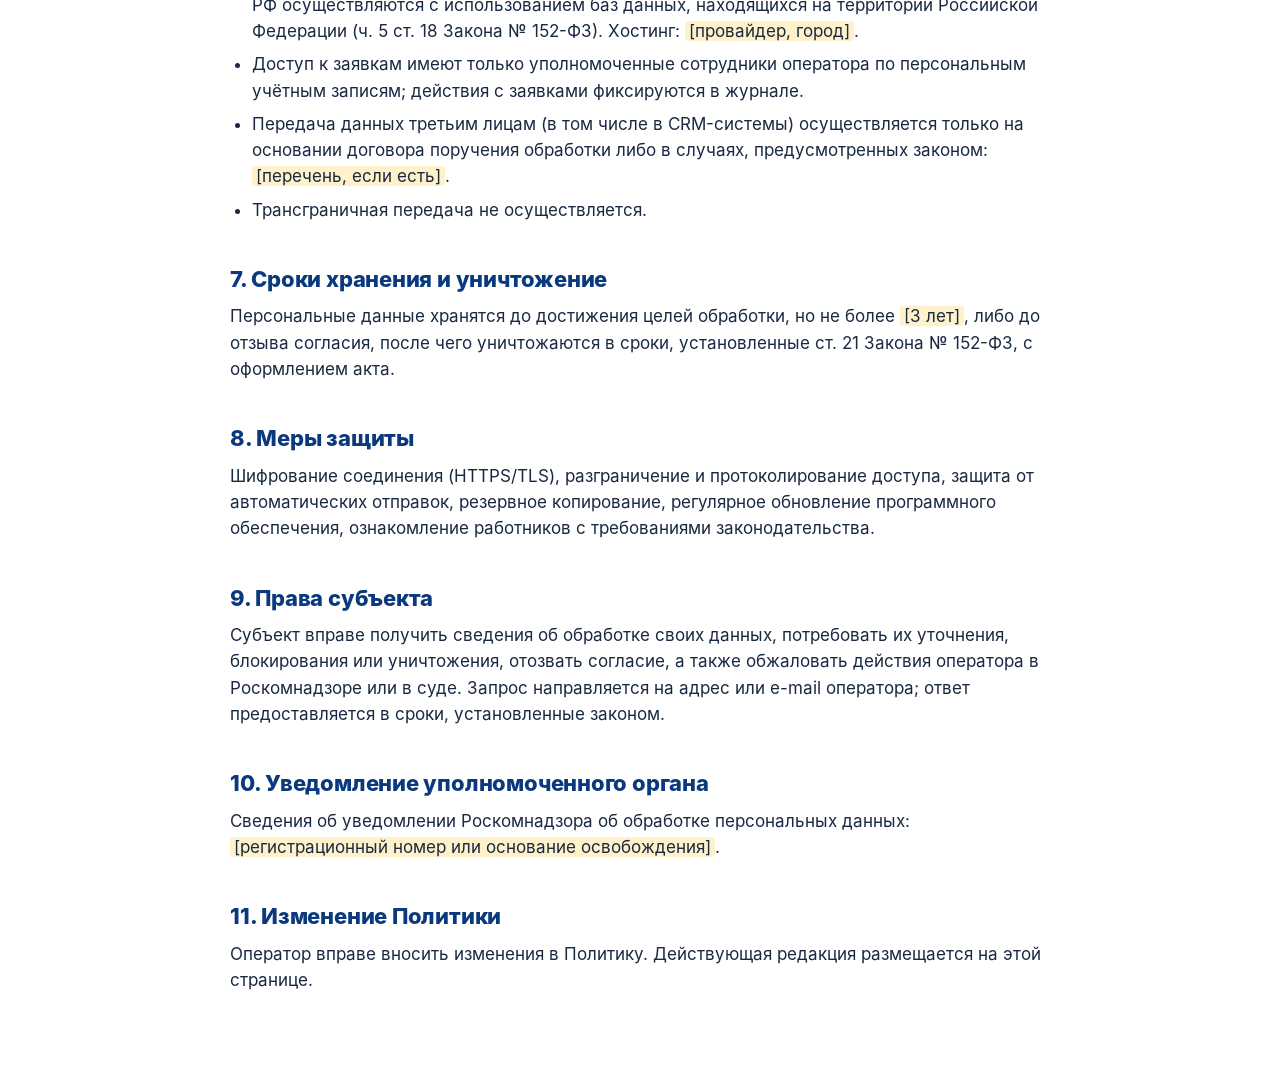
<file: privacy.html>
<!DOCTYPE html>
<html lang="ru">
<head>
<meta charset="utf-8">
<meta name="viewport" content="width=device-width, initial-scale=1">
<title>Политика обработки персональных данных — Моя карьера, Новосибирская область</title>
<link rel="icon" href="favicon.svg" type="image/svg+xml">
<link rel="stylesheet" href="assets/css/style.css">
</head>
<body>
<main class="doc">
  <a class="back" href="index.html">← На главную</a>
  <h1>Политика обработки персональных данных</h1>
  <p class="meta">Редакция от <span class="ph">[дата публикации]</span></p>

  <!-- УДАЛИТЬ блок после проверки юристом -->
  <div class="draft"><strong>Проект документа.</strong> Текст подлежит проверке юристом, уточнению роли оператора и ответственных лиц, а также сведений об уведомлении Роскомнадзора (ТЗ, разд. 6 и 9).</div>

  <h2>1. Общие положения</h2>
  <p>Настоящая Политика определяет порядок обработки и меры по защите персональных данных посетителей сайта <span class="ph">[домен]</span> (далее — Сайт) — региональной информационной площадки проекта «Моя карьера с Единой Россией» в Новосибирской области. Политика разработана в соответствии с Федеральным законом от 27.07.2006 № 152-ФЗ «О персональных данных» и опубликована в свободном доступе.</p>
  <p>Сайт не является официальным сайтом партии, государственным ресурсом или порталом вакансий.</p>

  <h2>2. Оператор</h2>
  <p>Индивидуальный предприниматель Якушев Олег Александрович, ИНН 540609100811, ОГРНИП 318547600024638. Адрес для обращений: <span class="ph">[уточняется]</span>. E-mail: <span class="ph">[уточняется]</span>. Телефон: +7 (905) 950-02-00.</p>
  <p>Лицо, ответственное за организацию обработки персональных данных: <span class="ph">[ФИО, контакт]</span>.</p>

  <h2>3. Цели обработки</h2>
  <ul>
    <li>рассмотрение заявок участников и работодателей, обратная связь;</li>
    <li>информирование о карьерных и профориентационных мероприятиях проекта в регионе и организация участия в них;</li>
    <li>обеспечение работы Сайта и, при наличии согласия, анализ его посещаемости.</li>
  </ul>

  <h2>4. Категории субъектов и состав данных</h2>
  <p>Участники (совершеннолетние граждане): ФИО, телефон, e-mail (необязательно), категория, интересующие форматы, комментарий. Представители работодателей: имя, телефон, e-mail (необязательно), наименование организации/ИП, интересующие форматы, комментарий. Технические данные: дата и время заявки, адрес страницы, UTM-метки, версия текста согласия; файлы cookie — в соответствии с <a href="cookies.html">отдельным уведомлением</a>.</p>
  <p>Специальные категории персональных данных, в том числе сведения о политических взглядах, не обрабатываются. Самостоятельные заявки от лиц младше 18 лет не принимаются; заявки на мероприятия для школьников подают родители (законные представители) или образовательные организации.</p>

  <h2>5. Правовые основания</h2>
  <p>Согласие субъекта персональных данных, оформленное отдельно от иных документов (<a href="consent.html">текст согласия</a>), — ст. 6 и 9 Закона № 152-ФЗ.</p>

  <h2>6. Порядок и условия обработки</h2>
  <ul>
    <li>Запись, систематизация, накопление, хранение и уточнение персональных данных граждан РФ осуществляются с использованием баз данных, находящихся на территории Российской Федерации (ч. 5 ст. 18 Закона № 152-ФЗ). Хостинг: <span class="ph">[провайдер, город]</span>.</li>
    <li>Доступ к заявкам имеют только уполномоченные сотрудники оператора по персональным учётным записям; действия с заявками фиксируются в журнале.</li>
    <li>Передача данных третьим лицам (в том числе в CRM-системы) осуществляется только на основании договора поручения обработки либо в случаях, предусмотренных законом: <span class="ph">[перечень, если есть]</span>.</li>
    <li>Трансграничная передача не осуществляется.</li>
  </ul>

  <h2>7. Сроки хранения и уничтожение</h2>
  <p>Персональные данные хранятся до достижения целей обработки, но не более <span class="ph">[3 лет]</span>, либо до отзыва согласия, после чего уничтожаются в сроки, установленные ст. 21 Закона № 152-ФЗ, с оформлением акта.</p>

  <h2>8. Меры защиты</h2>
  <p>Шифрование соединения (HTTPS/TLS), разграничение и протоколирование доступа, защита от автоматических отправок, резервное копирование, регулярное обновление программного обеспечения, ознакомление работников с требованиями законодательства.</p>

  <h2>9. Права субъекта</h2>
  <p>Субъект вправе получить сведения об обработке своих данных, потребовать их уточнения, блокирования или уничтожения, отозвать согласие, а также обжаловать действия оператора в Роскомнадзоре или в суде. Запрос направляется на адрес или e-mail оператора; ответ предоставляется в сроки, установленные законом.</p>

  <h2>10. Уведомление уполномоченного органа</h2>
  <p>Сведения об уведомлении Роскомнадзора об обработке персональных данных: <span class="ph">[регистрационный номер или основание освобождения]</span>.</p>

  <h2>11. Изменение Политики</h2>
  <p>Оператор вправе вносить изменения в Политику. Действующая редакция размещается на этой странице.</p>
</main>
</body>
</html>
</file>
<file: assets/css/style.css>
/* =========================================================
   «Моя карьера» — региональная информационная площадка
   Новосибирск и Новосибирская область
   Палитра — проектная (см. ТЗ, раздел 3), не утверждённый брендбук.
   ========================================================= */

@font-face{font-family:"Inter";font-weight:400;font-style:normal;font-display:swap;src:url("../fonts/inter-Regular.woff") format("woff")}
@font-face{font-family:"Inter";font-weight:600;font-style:normal;font-display:swap;src:url("../fonts/inter-SemiBold.woff") format("woff")}
@font-face{font-family:"Inter";font-weight:700;font-style:normal;font-display:swap;src:url("../fonts/inter-Bold.woff") format("woff")}
@font-face{font-family:"Inter";font-weight:800;font-style:normal;font-display:swap;src:url("../fonts/inter-ExtraBold.woff") format("woff")}

:root{
  --navy:#0A397D;
  --blue:#0E57A5;
  --red:#CB2935;
  --red-dark:#A91F2A;
  --sky:#E9F2FB;
  --ink:#192942;
  --white:#FFFFFF;
  --muted:#4F5F78;
  --line:#D3DEEC;
  --pink:#FCEEF0;
  --ok:#1E7B4D;
  --radius:16px;
  --radius-sm:10px;
  --shadow:0 10px 30px rgba(10,57,125,.08);
  --wrap:1200px;
  --font:"Golos Text","Inter",Arial,sans-serif;
}

*,*::before,*::after{box-sizing:border-box}
html{scroll-behavior:smooth;-webkit-text-size-adjust:100%}
@media (prefers-reduced-motion:reduce){html{scroll-behavior:auto}*{transition:none!important;animation:none!important}}
body{margin:0;font-family:var(--font);font-size:17px;line-height:1.55;color:var(--ink);background:var(--white);overflow-x:hidden}
img,svg{max-width:100%;display:block}
a{color:var(--blue);text-underline-offset:3px}
a:hover{color:var(--navy)}
h1,h2,h3{color:var(--navy);line-height:1.15;margin:0 0 .5em;letter-spacing:-.01em}
h2{font-size:clamp(26px,3.4vw,40px);font-weight:800}
h3{font-size:20px;font-weight:700}
p{margin:0 0 1em}
:focus-visible{outline:3px solid var(--blue);outline-offset:3px;border-radius:6px}
[id]{scroll-margin-top:88px}

.wrap{max-width:var(--wrap);margin:0 auto;padding:0 20px}
@media (min-width:768px){.wrap{padding-left:32px;padding-right:32px}}

.skip{position:absolute;left:-9999px;top:8px;background:var(--navy);color:#fff;padding:10px 16px;border-radius:8px;z-index:100}
.skip:focus{left:8px}

.visually-hidden{position:absolute!important;width:1px;height:1px;overflow:hidden;clip:rect(0 0 0 0);white-space:nowrap}

/* ---------- Buttons ---------- */
.btn{display:inline-flex;align-items:center;justify-content:center;gap:10px;min-height:52px;padding:12px 24px;border-radius:12px;font:700 17px/1.2 var(--font);text-decoration:none;border:2px solid transparent;cursor:pointer;transition:background .15s,color .15s,border-color .15s,transform .15s;text-align:center}
.btn svg{width:22px;height:22px;flex:none}
.btn:active{transform:translateY(1px)}
.btn-primary{background:var(--navy);color:#fff}
.btn-primary:hover{background:var(--blue);color:#fff}
.btn-red{background:var(--red);color:#fff}
.btn-red:hover{background:var(--red-dark);color:#fff}
.btn-outline-red{background:#fff;color:var(--red);border-color:var(--red)}
.btn-outline-red:hover{background:var(--red);color:#fff}
.btn-outline{background:#fff;color:var(--navy);border-color:var(--navy)}
.btn-outline:hover{background:var(--navy);color:#fff}
.btn-sm{min-height:44px;padding:8px 18px;font-size:15px;border-radius:10px}
.btn[disabled]{opacity:.45;cursor:not-allowed;transform:none}

/* ---------- Section heading with red slash ---------- */
.section{padding:64px 0}
@media (min-width:1024px){.section{padding:88px 0}}
.section-alt{background:var(--sky)}
.eyebrow{display:flex;align-items:center;gap:14px}
.eyebrow::before{content:"";flex:none;width:12px;height:34px;background:var(--red);transform:skewX(-20deg);border-radius:2px}
.lead{font-size:clamp(17px,1.6vw,20px);color:var(--muted);max-width:760px}

/* ---------- Header ---------- */
.site-header{position:sticky;top:0;z-index:50;background:rgba(255,255,255,.96);backdrop-filter:saturate(1.4) blur(8px);border-bottom:1px solid var(--line)}
.header-row{display:flex;align-items:center;gap:16px;min-height:72px}
.brand{display:flex;align-items:center;gap:14px;text-decoration:none;color:var(--navy);min-width:0}
.brand-name{display:block;font-weight:800;font-size:15px;line-height:1.05;text-transform:uppercase;letter-spacing:.01em;position:relative;padding-bottom:7px;white-space:nowrap}
.brand-name::after{content:"";position:absolute;left:0;bottom:0;width:86%;height:4px;background:var(--red);border-radius:2px;transform:skewX(-20deg)}
.brand-region{display:none;font-size:12.5px;line-height:1.3;color:var(--muted);border-left:1px solid var(--line);padding-left:14px}
@media (min-width:560px){.brand-region{display:block}}
.nav{margin-left:auto;display:none;align-items:center;gap:4px}
.nav a{color:var(--ink);text-decoration:none;font-size:15px;font-weight:600;padding:8px 10px;border-radius:8px}
.nav a:hover{color:var(--blue);background:var(--sky)}
.header-cta{display:none}
@media (min-width:1080px){.nav{display:flex}.header-cta{display:inline-flex;margin-left:8px}}
.burger{margin-left:auto;display:inline-flex;align-items:center;justify-content:center;width:48px;height:48px;border:1px solid var(--line);background:#fff;border-radius:12px;cursor:pointer;color:var(--navy)}
.burger svg{width:24px;height:24px}
@media (min-width:1080px){.burger{display:none}}

.mobile-menu{display:none;border-top:1px solid var(--line);background:#fff;padding:12px 0 20px}
.mobile-menu.open{display:block}
.mobile-menu a.mm-link{display:block;padding:14px 4px;font-weight:600;color:var(--ink);text-decoration:none;border-bottom:1px solid var(--sky);font-size:17px}
.mobile-menu .mm-cta{display:grid;gap:10px;margin-top:16px}
@media (min-width:1080px){.mobile-menu,.mobile-menu.open{display:none}}

/* Sticky mobile CTA bar */
.cta-bar{position:fixed;left:0;right:0;bottom:0;z-index:45;display:grid;grid-template-columns:1fr 1fr;gap:8px;padding:10px 12px calc(10px + env(safe-area-inset-bottom));background:rgba(255,255,255,.97);border-top:1px solid var(--line);box-shadow:0 -6px 20px rgba(10,57,125,.08);transform:translateY(110%);transition:transform .25s}
.cta-bar.show{transform:none}
.cta-bar .btn{min-height:48px;padding:8px 10px;font-size:15px}
@media (min-width:768px){.cta-bar{display:none}}

/* ---------- Hero ---------- */
.hero{position:relative;overflow:hidden;background:linear-gradient(180deg,#fff 0%,var(--sky) 100%)}
.hero-grid{display:grid;gap:28px;padding-top:36px}
.hero h1{font-size:clamp(36px,6.2vw,68px);font-weight:800;line-height:1.02;letter-spacing:-.025em;margin-bottom:22px}
.region-ribbon{display:inline-block;background:var(--red);color:#fff;font-weight:700;font-size:clamp(16px,1.9vw,22px);padding:10px 22px 10px 18px;margin:0 0 22px -6px;clip-path:polygon(2% 0,100% 0,98% 100%,0 100%);line-height:1.25}
.hero .subtitle{font-size:clamp(18px,2vw,23px);color:var(--ink);max-width:560px;margin-bottom:28px}
.hero-ctas{display:flex;flex-wrap:wrap;gap:14px;margin-bottom:18px}
.hero-ctas .btn{min-width:220px;min-height:58px;font-size:18px}
@media (max-width:480px){.hero-ctas .btn{flex:1 1 100%;min-width:0}}
.hero-more{font-size:15px;display:inline-flex;align-items:center;gap:6px}
.hero-status{font-size:13px;color:var(--muted);margin-top:14px;max-width:520px}
.hero-media{position:relative;margin:0 -20px;height:260px}
.hero-media img{width:100%;height:100%;object-fit:cover;object-position:50% 70%}
.hero-media::after{content:"";position:absolute;right:0;bottom:0;width:70px;height:110px;background:var(--red);clip-path:polygon(100% 0,100% 100%,0 100%)}
@media (min-width:768px){.hero-media{margin:0 -32px;height:340px}}
@media (min-width:1024px){
  .hero-grid{grid-template-columns:minmax(0,1.05fr) minmax(0,1fr);align-items:center;padding-top:0;min-height:560px}
  .hero-text{padding:64px 0 72px;position:relative;z-index:2}
  .hero-media{position:absolute;top:0;right:0;bottom:0;width:52%;height:auto;margin:0;clip-path:polygon(22% 0,100% 0,100% 100%,0 100%)}
  .hero-media::after{width:120px;height:210px}
}

/* ---------- Audience cards ---------- */
.audience{display:grid;gap:20px;margin-top:36px}
@media (min-width:860px){.audience{grid-template-columns:1fr 1fr;gap:28px}}
.aud-card{border-radius:var(--radius);padding:30px 26px;display:flex;flex-direction:column;border:1px solid var(--line);background:linear-gradient(180deg,var(--sky),#fff)}
.aud-card.emp{background:linear-gradient(180deg,var(--pink),#fff);border-color:#F2CDD2}
.aud-head{display:flex;align-items:center;gap:16px;margin-bottom:16px}
.aud-ico{width:60px;height:60px;border-radius:14px;display:grid;place-items:center;background:#fff;color:var(--blue);box-shadow:var(--shadow);flex:none}
.aud-card.emp .aud-ico{color:var(--red)}
.aud-ico svg{width:32px;height:32px}
.aud-card h3{font-size:26px;margin:0}
.aud-card.emp h3{color:var(--red)}
.checklist{list-style:none;margin:0 0 24px;padding:0;display:grid;gap:10px}
.checklist li{position:relative;padding-left:32px}
.checklist li::before{content:"";position:absolute;left:0;top:3px;width:20px;height:20px;border-radius:50%;background:var(--blue) url("data:image/svg+xml,%3Csvg xmlns='http://www.w3.org/2000/svg' viewBox='0 0 24 24' fill='none' stroke='white' stroke-width='3.2' stroke-linecap='round' stroke-linejoin='round'%3E%3Cpath d='M6 12.5l4 4 8-9'/%3E%3C/svg%3E") center/14px no-repeat}
.aud-card.emp .checklist li::before{background-color:var(--red)}
.aud-card .btn{margin-top:auto;align-self:flex-start}
@media (max-width:480px){.aud-card .btn{align-self:stretch}}

/* ---------- Formats ---------- */
.formats{display:grid;gap:16px;margin-top:36px}
@media (min-width:600px){.formats{grid-template-columns:1fr 1fr}}
@media (min-width:1024px){.formats{grid-template-columns:repeat(3,1fr);gap:22px}}
.fmt{background:#fff;border:1px solid var(--line);border-radius:var(--radius);padding:26px 24px;box-shadow:var(--shadow)}
.fmt-ico{width:52px;height:52px;color:var(--blue);margin-bottom:16px}
.fmt h3{font-size:19px;margin-bottom:8px}
.fmt p{color:var(--muted);font-size:15.5px;margin:0}
.cta-band{margin-top:40px;display:flex;flex-wrap:wrap;align-items:center;justify-content:space-between;gap:18px;background:var(--navy);color:#fff;border-radius:var(--radius);padding:26px 28px;position:relative;overflow:hidden}
.cta-band::after{content:"";position:absolute;right:-30px;top:0;bottom:0;width:120px;background:var(--red);transform:skewX(-20deg);opacity:.95}
.cta-band p{margin:0;font-size:20px;font-weight:700;max-width:560px;position:relative;z-index:1}
.cta-band .btns{display:flex;flex-wrap:wrap;gap:12px;position:relative;z-index:1}
.cta-band .btn-primary{background:#fff;color:var(--navy)}
.cta-band .btn-primary:hover{background:var(--sky)}
@media (max-width:640px){.cta-band::after{display:none}.cta-band .btns{width:100%}.cta-band .btn{flex:1 1 100%}}

/* ---------- Coordinator ---------- */
.coord{display:grid;gap:28px;margin-top:32px;align-items:start}
@media (min-width:900px){.coord{grid-template-columns:220px minmax(0,1fr) minmax(0,.9fr);gap:36px}}
.portrait{width:100%;max-width:220px;aspect-ratio:4/5;border-radius:var(--radius);overflow:hidden;background:linear-gradient(180deg,#dfe7f1,#c4d1e2);position:relative}
.portrait svg{width:100%;height:100%}
.portrait span{position:absolute;left:0;right:0;bottom:12px;text-align:center;color:#fff;font-size:13px;font-weight:600;text-shadow:0 1px 3px rgba(0,0,0,.25);padding:0 10px}
.coord-name{font-size:22px;font-weight:800;color:var(--ink);margin-bottom:8px}
.coord-role{color:var(--ink);margin-bottom:14px}
.small-link{font-size:15px;display:inline-flex;align-items:center;gap:6px}
.small-link svg{width:16px;height:16px}
.quote{margin:0;padding:6px 0 6px 28px;border-left:2px solid var(--line);position:relative}
@media (max-width:899px){.quote{border-left:0;border-top:2px solid var(--line);padding:22px 0 0}}
.quote-mark{color:var(--red);font-size:44px;font-weight:800;line-height:.6;display:block;margin-bottom:12px}
.quote p{font-size:19px;color:var(--ink);font-weight:600;line-height:1.45}
.quote footer{font-size:14.5px;color:var(--muted)}
.quote cite{font-style:normal}

/* ---------- Events ---------- */
.events{display:grid;gap:20px;margin-top:32px}
@media (min-width:760px){.events{grid-template-columns:repeat(3,1fr);gap:24px}}
.event{background:#fff;border:1px solid var(--line);border-radius:var(--radius);overflow:hidden;display:flex;flex-direction:column}
.event-media{aspect-ratio:16/9;display:grid;place-items:center;text-align:center;color:#fff;padding:16px;position:relative;background:linear-gradient(135deg,var(--navy),var(--blue))}
.event:nth-child(2) .event-media{background:linear-gradient(135deg,#0E57A5,#3C80C6)}
.event:nth-child(3) .event-media{background:linear-gradient(135deg,#192942,#0A397D)}
.event-media svg{width:44px;height:44px;margin:0 auto 8px;opacity:.95}
.event-media small{font-size:12.5px;opacity:.85;display:block}
.event-body{padding:22px 22px 24px;display:flex;flex-direction:column;flex:1}
.event-date{display:inline-block;align-self:flex-start;background:var(--sky);color:var(--navy);font-weight:700;font-size:14px;padding:4px 10px;border-radius:999px;margin-bottom:12px}
.event h3{font-size:19px}
.event dl{margin:0 0 16px;display:grid;grid-template-columns:auto 1fr;gap:4px 10px;font-size:15px}
.event dt{color:var(--muted)}
.event dd{margin:0}
.event .small-link{margin-top:auto}

/* ---------- Steps ---------- */
.steps{list-style:none;margin:36px 0 0;padding:0;display:grid;gap:16px;counter-reset:step}
@media (min-width:700px){.steps{grid-template-columns:1fr 1fr}}
@media (min-width:1024px){.steps{grid-template-columns:repeat(4,1fr);gap:22px}}
.steps li{counter-increment:step;background:#fff;border-radius:var(--radius);padding:24px 22px;border:1px solid var(--line);position:relative}
.steps li::before{content:counter(step);display:grid;place-items:center;width:46px;height:46px;border-radius:12px;background:var(--navy);color:#fff;font-weight:800;font-size:20px;margin-bottom:14px}
.steps li:nth-child(even)::before{background:var(--red)}
.steps h3{font-size:18px;margin-bottom:6px}
.steps p{margin:0;color:var(--muted);font-size:15.5px}

/* ---------- Forms ---------- */
.forms{display:grid;gap:24px;margin-top:32px;align-items:start}
@media (min-width:960px){.forms{grid-template-columns:1fr 1fr;gap:28px}}
.form-card{border-radius:var(--radius);padding:28px 22px;border:1px solid var(--line);background:linear-gradient(180deg,var(--sky),#F5F9FD)}
.form-card.emp{background:linear-gradient(180deg,var(--pink),#FDF7F8);border-color:#F2CDD2}
@media (min-width:600px){.form-card{padding:32px 30px}}
.form-head{display:flex;gap:16px;align-items:flex-start;margin-bottom:22px}
.form-head .aud-ico{width:56px;height:56px}
.form-head h3{font-size:26px;margin:0 0 4px}
.form-card.emp .form-head h3{color:var(--red)}
.form-head p{margin:0;color:var(--muted);font-size:15.5px}
.field{margin-bottom:14px}
.field label,.field .label{display:block;font-size:14.5px;font-weight:600;margin-bottom:6px;color:var(--ink)}
.req{color:var(--red)}
.input,.select,.textarea{width:100%;font:400 17px/1.4 var(--font);color:var(--ink);background:#fff;border:1.5px solid #C5D3E5;border-radius:var(--radius-sm);padding:13px 14px;min-height:52px;transition:border-color .15s,box-shadow .15s;-webkit-appearance:none;appearance:none}
.select{background:#fff url("data:image/svg+xml,%3Csvg xmlns='http://www.w3.org/2000/svg' viewBox='0 0 24 24' fill='none' stroke='%230A397D' stroke-width='2.4' stroke-linecap='round'%3E%3Cpath d='M6 9l6 6 6-6'/%3E%3C/svg%3E") right 14px center/18px no-repeat;padding-right:44px}
.textarea{min-height:104px;resize:vertical}
.input:focus,.select:focus,.textarea:focus{outline:none;border-color:var(--blue);box-shadow:0 0 0 3px rgba(14,87,165,.18)}
.form-card.emp .input:focus,.form-card.emp .select:focus,.form-card.emp .textarea:focus{border-color:var(--red);box-shadow:0 0 0 3px rgba(203,41,53,.15)}
.field.invalid .input,.field.invalid .select{border-color:var(--red);background-color:#FFF7F8}
.err{display:none;color:var(--red-dark);font-size:14px;margin-top:5px}
.field.invalid .err{display:block}
.row2{display:grid;gap:0 14px}
@media (min-width:520px){.row2{grid-template-columns:1fr 1fr}}
.chips{display:flex;flex-wrap:wrap;gap:8px;border:0;padding:0;margin:0}
.chips legend{padding:0;margin-bottom:8px}
.chip{position:relative}
.chip input{position:absolute;opacity:0;inset:0;cursor:pointer;margin:0}
.chip span{display:inline-flex;align-items:center;min-height:42px;padding:8px 14px;border-radius:999px;border:1.5px solid #C5D3E5;background:#fff;font-size:15px;font-weight:600;color:var(--ink);transition:all .12s;cursor:pointer}
.chip input:checked+span{background:var(--navy);border-color:var(--navy);color:#fff}
.form-card.emp .chip input:checked+span{background:var(--red);border-color:var(--red)}
.chip input:focus-visible+span{outline:3px solid var(--blue);outline-offset:2px}
.check{display:flex;gap:12px;align-items:flex-start;font-size:14.5px;line-height:1.45;margin:14px 0 4px;cursor:pointer}
.check input{flex:none;width:22px;height:22px;margin:1px 0 0;accent-color:var(--navy);cursor:pointer}
.form-card.emp .check input{accent-color:var(--red)}
.check.invalid{color:var(--red-dark)}
.hp{position:absolute!important;left:-10000px!important;width:1px;height:1px;overflow:hidden}
.form-submit{width:100%;margin-top:16px;min-height:58px;font-size:18px}
.form-note{font-size:13px;color:var(--muted);margin:12px 0 0}
.form-alert{display:none;margin-top:14px;padding:12px 14px;border-radius:10px;background:#FFF1F2;color:var(--red-dark);border:1px solid #F2CDD2;font-size:15px}
.form-alert.show{display:block}

/* ---------- FAQ ---------- */
.faq{max-width:880px;margin-top:28px}
.faq details{border:1px solid var(--line);border-radius:14px;background:#fff;margin-bottom:12px}
.faq summary{list-style:none;cursor:pointer;padding:20px 56px 20px 22px;font-weight:700;font-size:18px;color:var(--navy);position:relative}
.faq summary::-webkit-details-marker{display:none}
.faq summary::after{content:"";position:absolute;right:22px;top:50%;width:14px;height:14px;margin-top:-10px;border-right:3px solid var(--red);border-bottom:3px solid var(--red);transform:rotate(45deg);transition:transform .2s}
.faq details[open] summary::after{transform:rotate(225deg);margin-top:-3px}
.faq .answer{padding:0 22px 20px;color:var(--ink)}
.faq .answer p:last-child{margin:0}

/* ---------- Footer ---------- */
.site-footer{background:var(--ink);color:#C9D4E4;padding:56px 0 calc(32px + 76px);font-size:15px}
@media (min-width:768px){.site-footer{padding-bottom:32px}}
.site-footer a{color:#fff}
.site-footer h2{color:#fff;font-size:22px;margin-bottom:18px}
.site-footer h3{color:#fff;font-size:15px;text-transform:uppercase;letter-spacing:.06em;margin-bottom:12px}
.foot-grid{display:grid;gap:32px}
@media (min-width:860px){.foot-grid{grid-template-columns:1.2fr 1fr 1fr}}
.foot-list{list-style:none;margin:0;padding:0;display:grid;gap:10px}
.contact-line{display:flex;gap:12px;align-items:flex-start}
.contact-line svg{width:22px;height:22px;flex:none;color:#8FB4E3;margin-top:1px}
.contact-big{font-size:20px;font-weight:700;text-decoration:none}
.foot-note{border-top:1px solid #2E4262;margin-top:36px;padding-top:22px;font-size:13.5px;line-height:1.6;color:#9FB0C8}
.foot-note p{margin:0 0 8px}
.foot-cta{display:flex;flex-wrap:wrap;gap:12px;margin-top:22px}
.foot-cta .btn-outline{background:transparent;color:#fff;border-color:#fff}
.foot-cta .btn-outline:hover{background:#fff;color:var(--ink)}

/* ---------- Modal ---------- */
.modal{position:fixed;inset:0;z-index:90;display:none;align-items:center;justify-content:center;padding:20px;background:rgba(25,41,66,.55)}
.modal.open{display:flex}
.modal-box{background:#fff;border-radius:20px;max-width:480px;width:100%;padding:34px 28px 28px;text-align:center;box-shadow:0 30px 80px rgba(0,0,0,.25)}
.modal-ico{width:68px;height:68px;border-radius:50%;background:#E6F4EC;color:var(--ok);display:grid;place-items:center;margin:0 auto 16px}
.modal-ico svg{width:34px;height:34px}
.modal-box h2{font-size:26px}
.modal-id{display:inline-block;font-weight:800;font-size:20px;color:var(--navy);background:var(--sky);border-radius:10px;padding:8px 16px;margin:6px 0 14px;letter-spacing:.02em}
.modal-box .btn{width:100%;margin-top:8px}

/* ---------- Cookie banner ---------- */
.cookie{position:fixed;left:12px;right:12px;bottom:12px;z-index:80;max-width:560px;background:#fff;border:1px solid var(--line);border-radius:16px;box-shadow:0 20px 50px rgba(10,57,125,.18);padding:18px 18px 16px;font-size:14.5px;display:none}
.cookie.show{display:block}
.cookie p{margin:0 0 12px}
.cookie .btns{display:flex;flex-wrap:wrap;gap:10px}
.cookie .btn{flex:1 1 auto}
@media (min-width:768px){.cookie{left:24px;bottom:24px}}

/* ---------- Legal pages ---------- */
.doc{max-width:860px;margin:0 auto;padding:40px 20px 80px}
.doc h1{font-size:clamp(28px,4vw,40px);font-weight:800}
.doc h2{font-size:22px;margin-top:2em}
.doc .meta{color:var(--muted);font-size:15px}
.doc .draft{background:#FFF8E5;border:1px solid #F0DCA4;border-radius:12px;padding:14px 16px;font-size:15px;margin:20px 0}
.doc ol,.doc ul{padding-left:1.3em}
.doc li{margin-bottom:.4em}
.doc .ph{background:#FFF1C9;border-radius:4px;padding:0 4px}
.back{display:inline-flex;align-items:center;gap:6px;margin-bottom:24px;font-weight:600}

/* ---------- Узкие экраны (320–400 px) ---------- */
.audience>*,.forms>*,.formats>*,.events>*,.steps>*{min-width:0}
@media (max-width:400px){
  .wrap{padding-left:16px;padding-right:16px}
  .hero-media{margin:0 -16px}
  .aud-card,.form-card{padding:24px 18px}
  .aud-card h3,.form-head h3{font-size:22px}
  .aud-ico{width:52px;height:52px}
  .btn{padding:12px 16px}
  .faq summary{font-size:16.5px;padding-left:18px}
}
</file>
